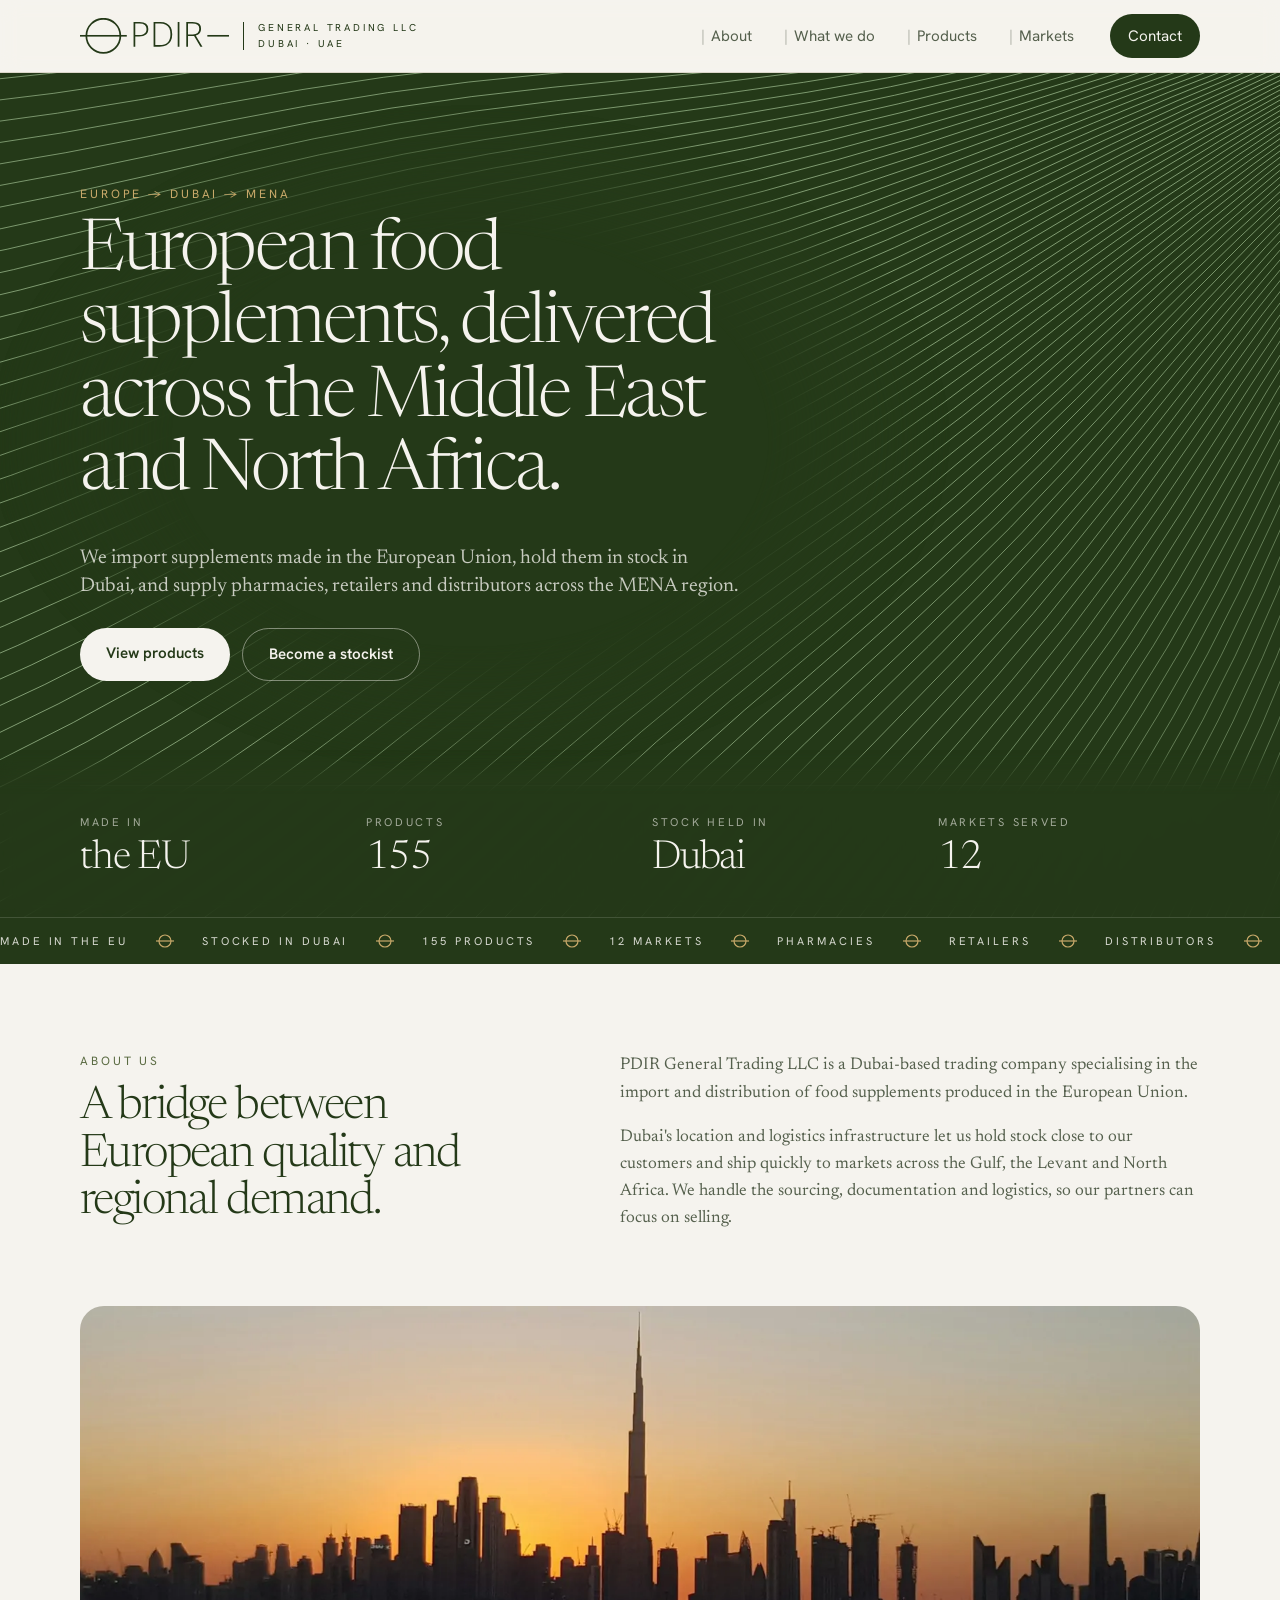
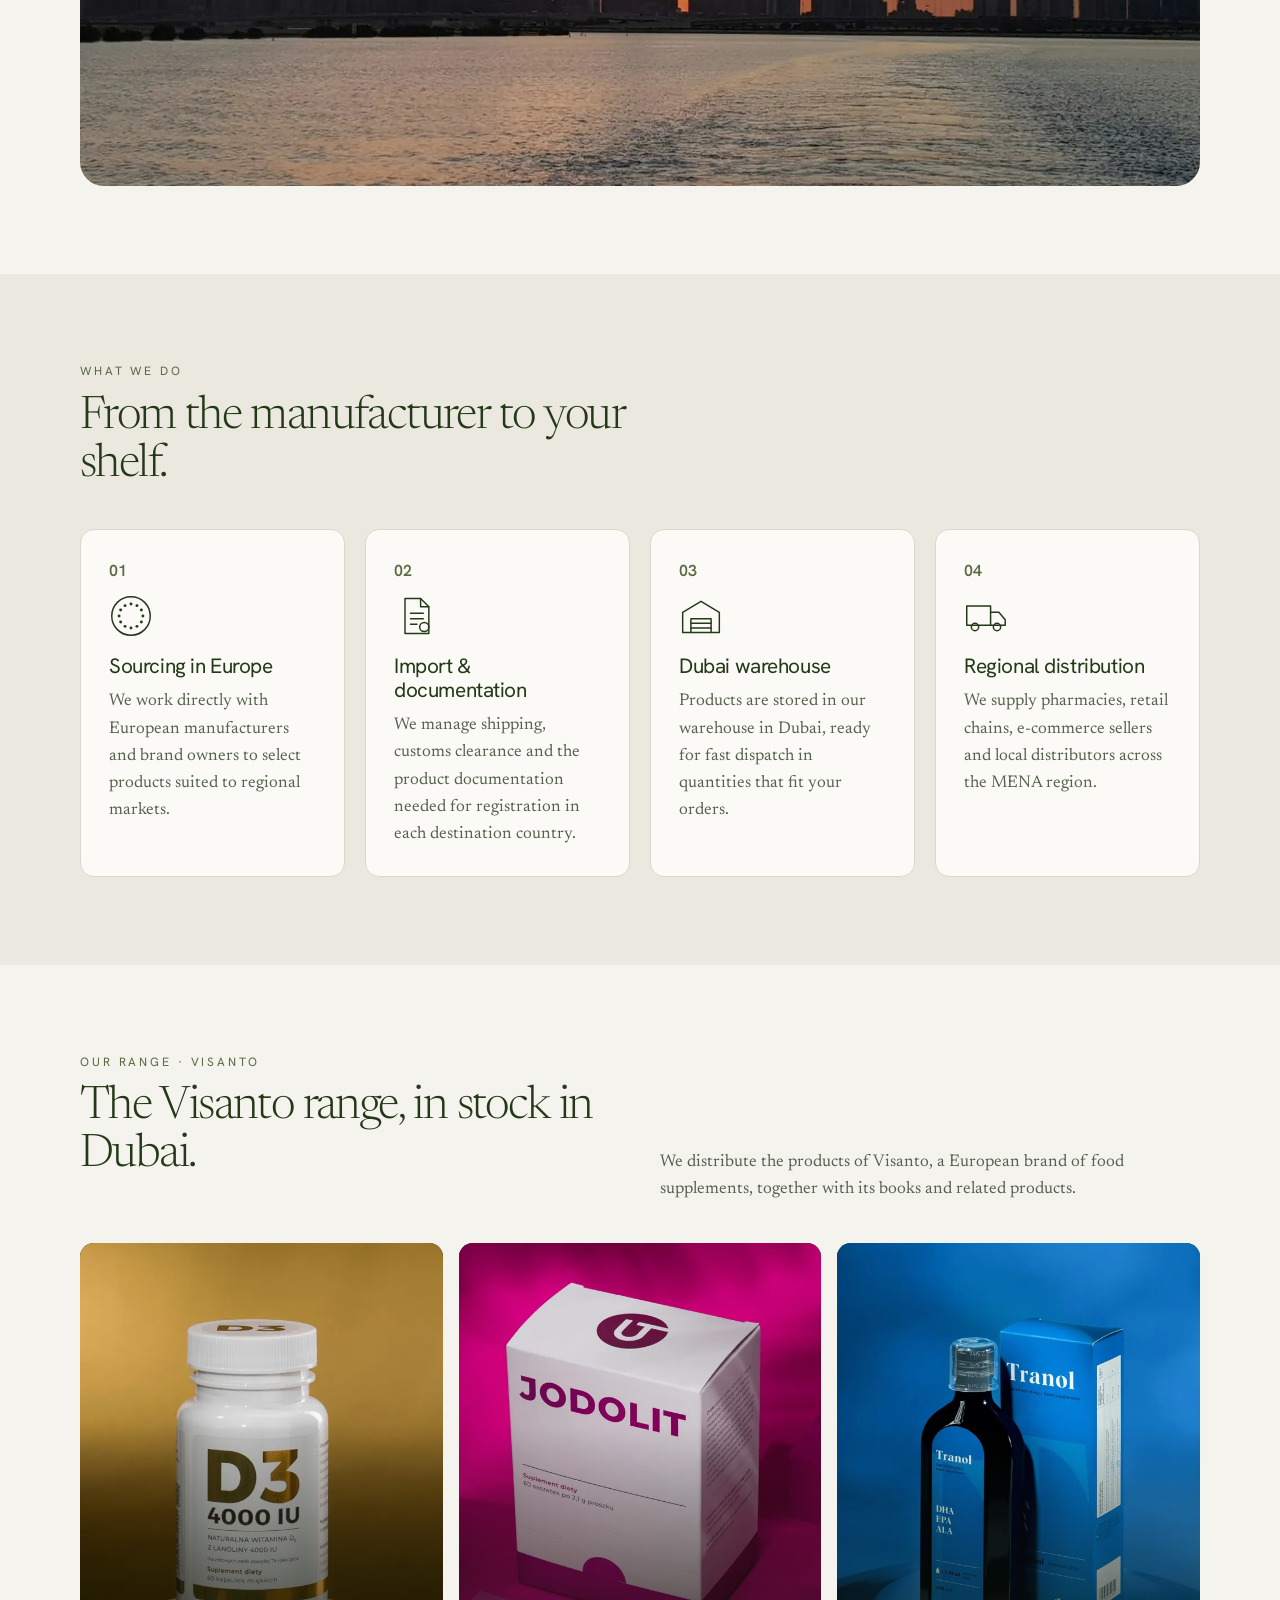
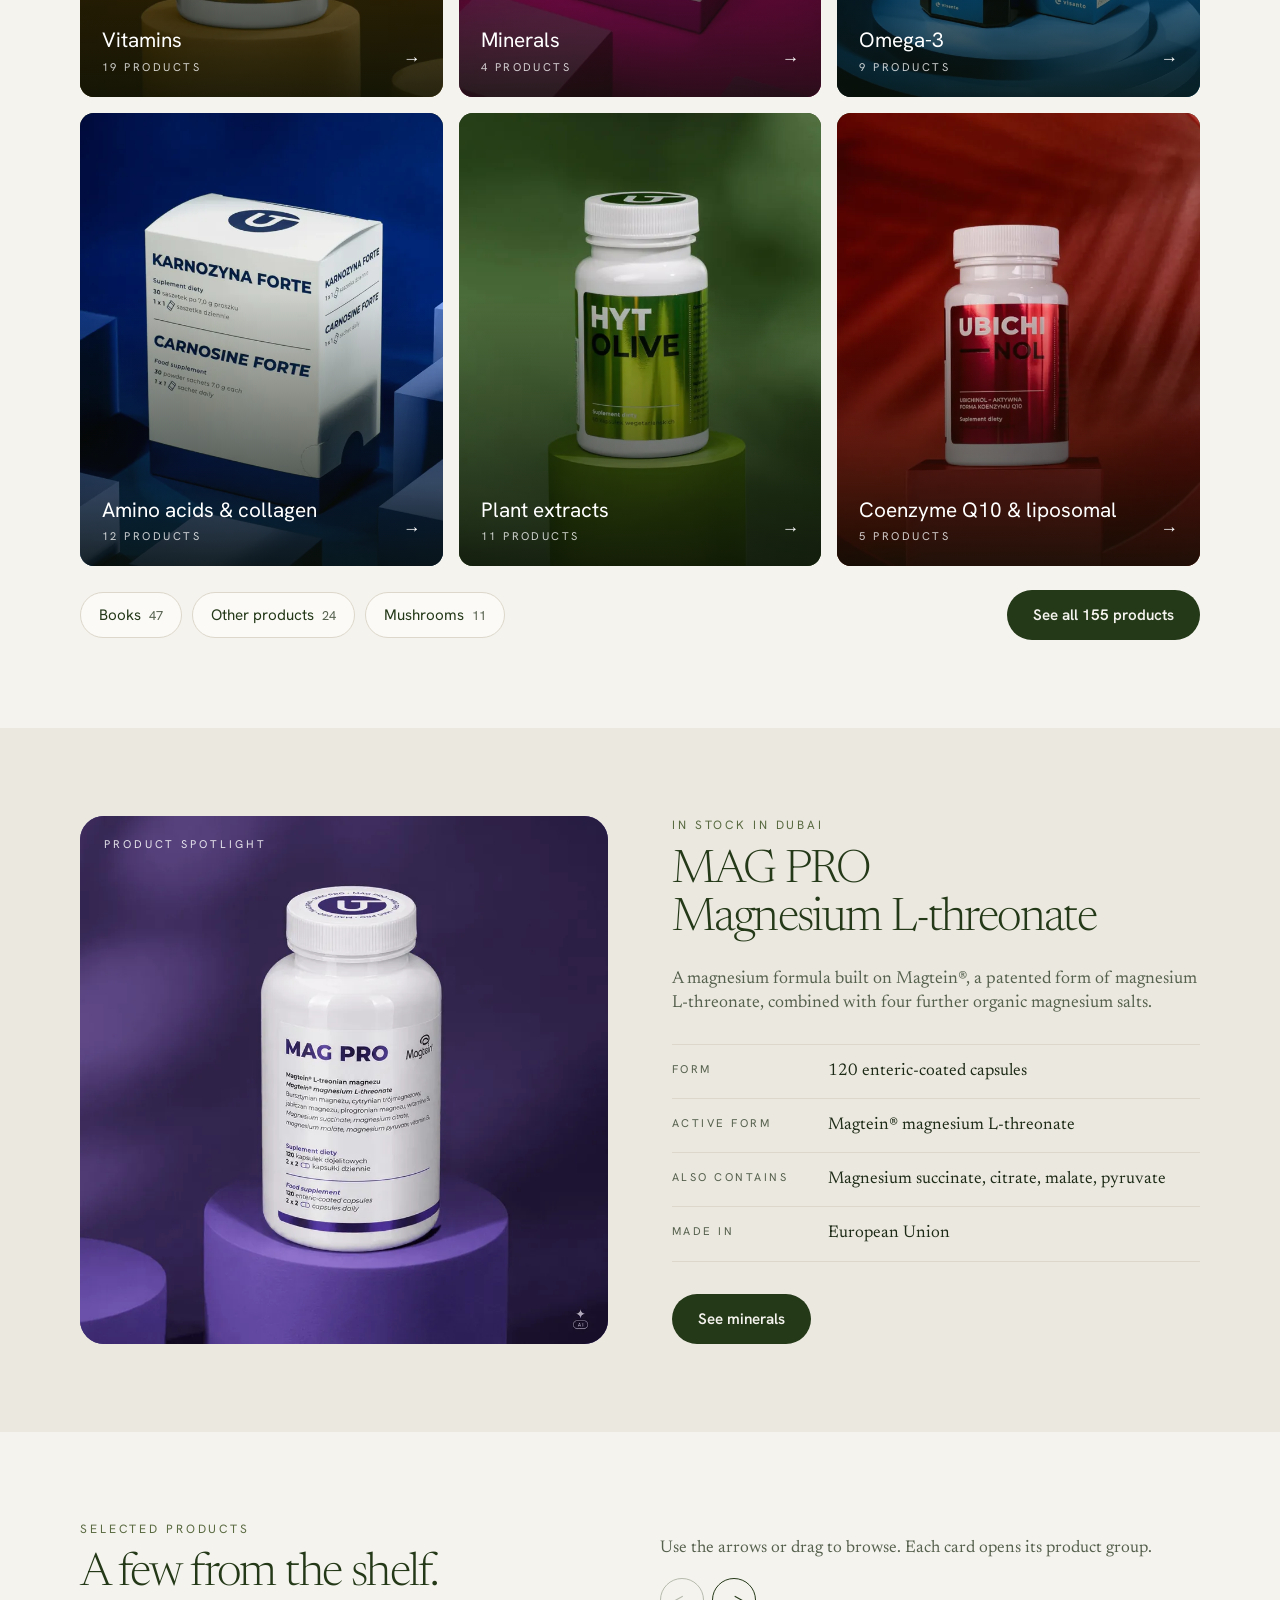
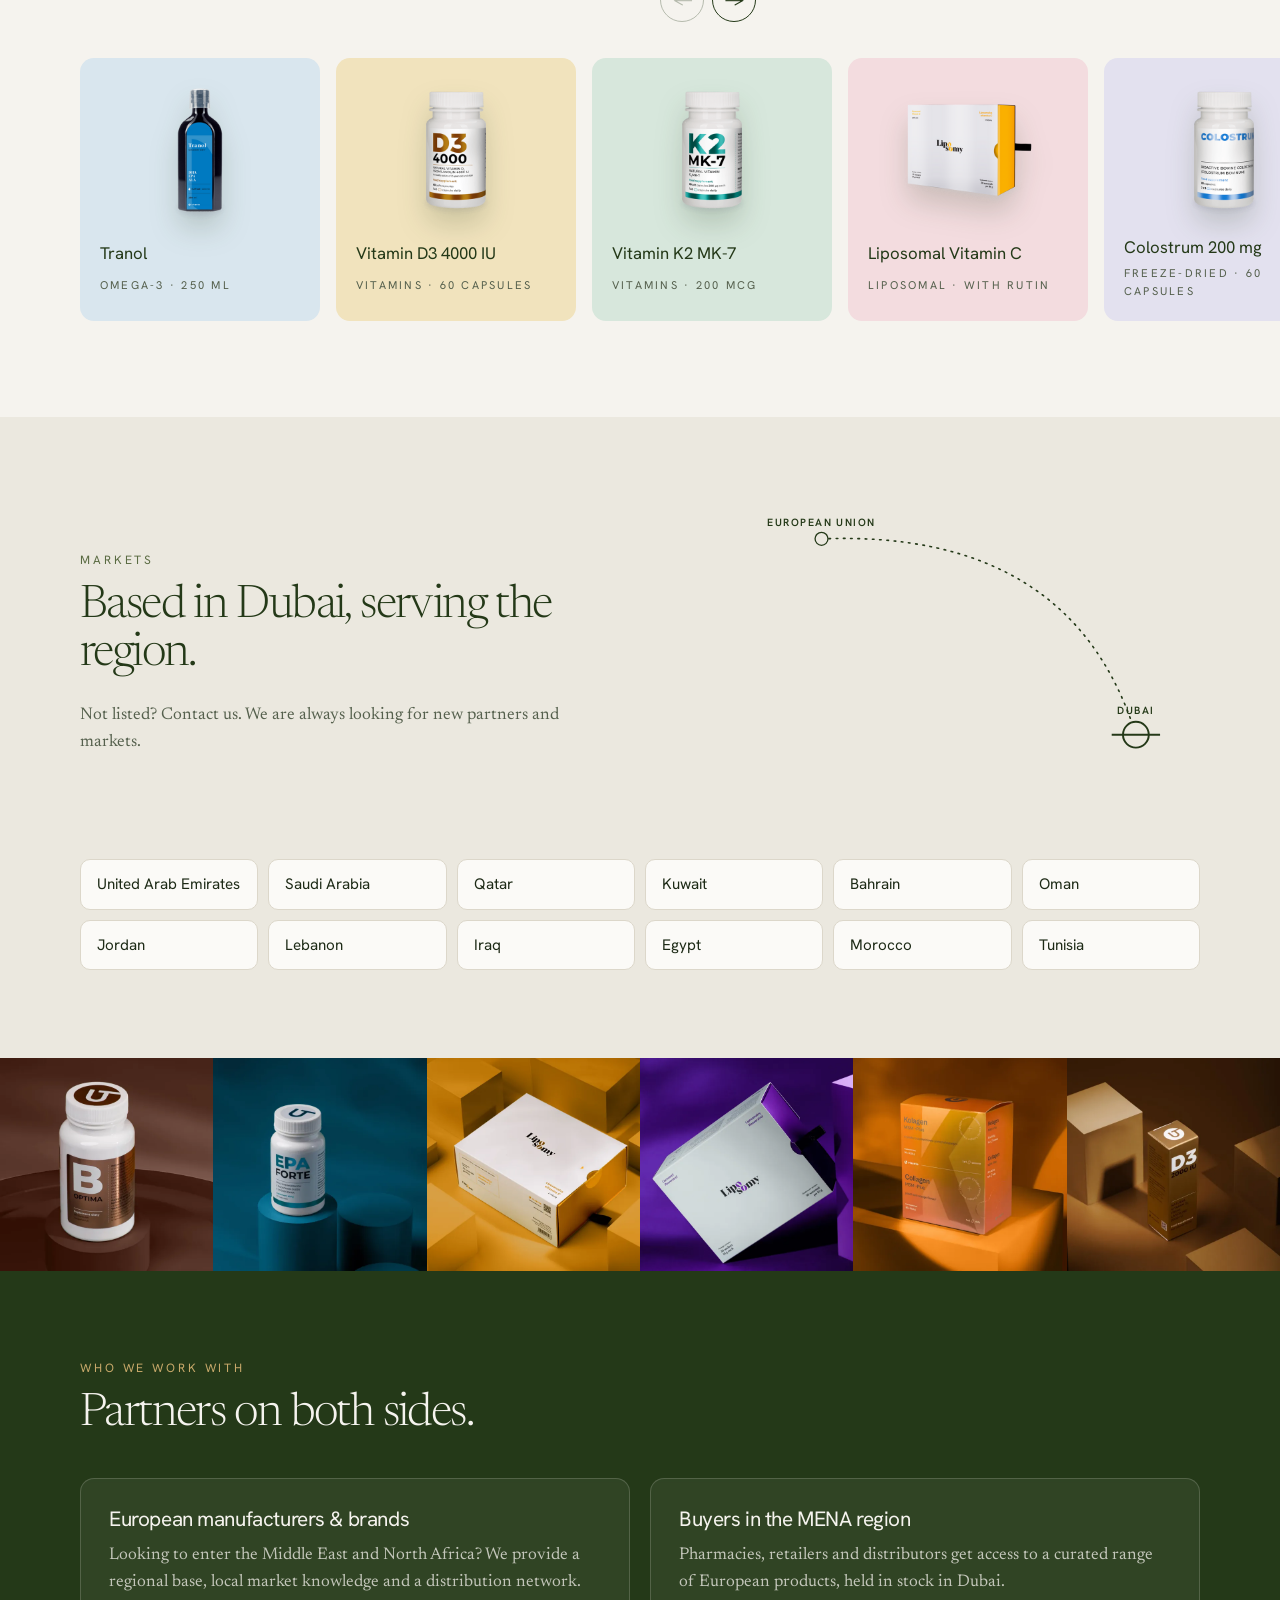
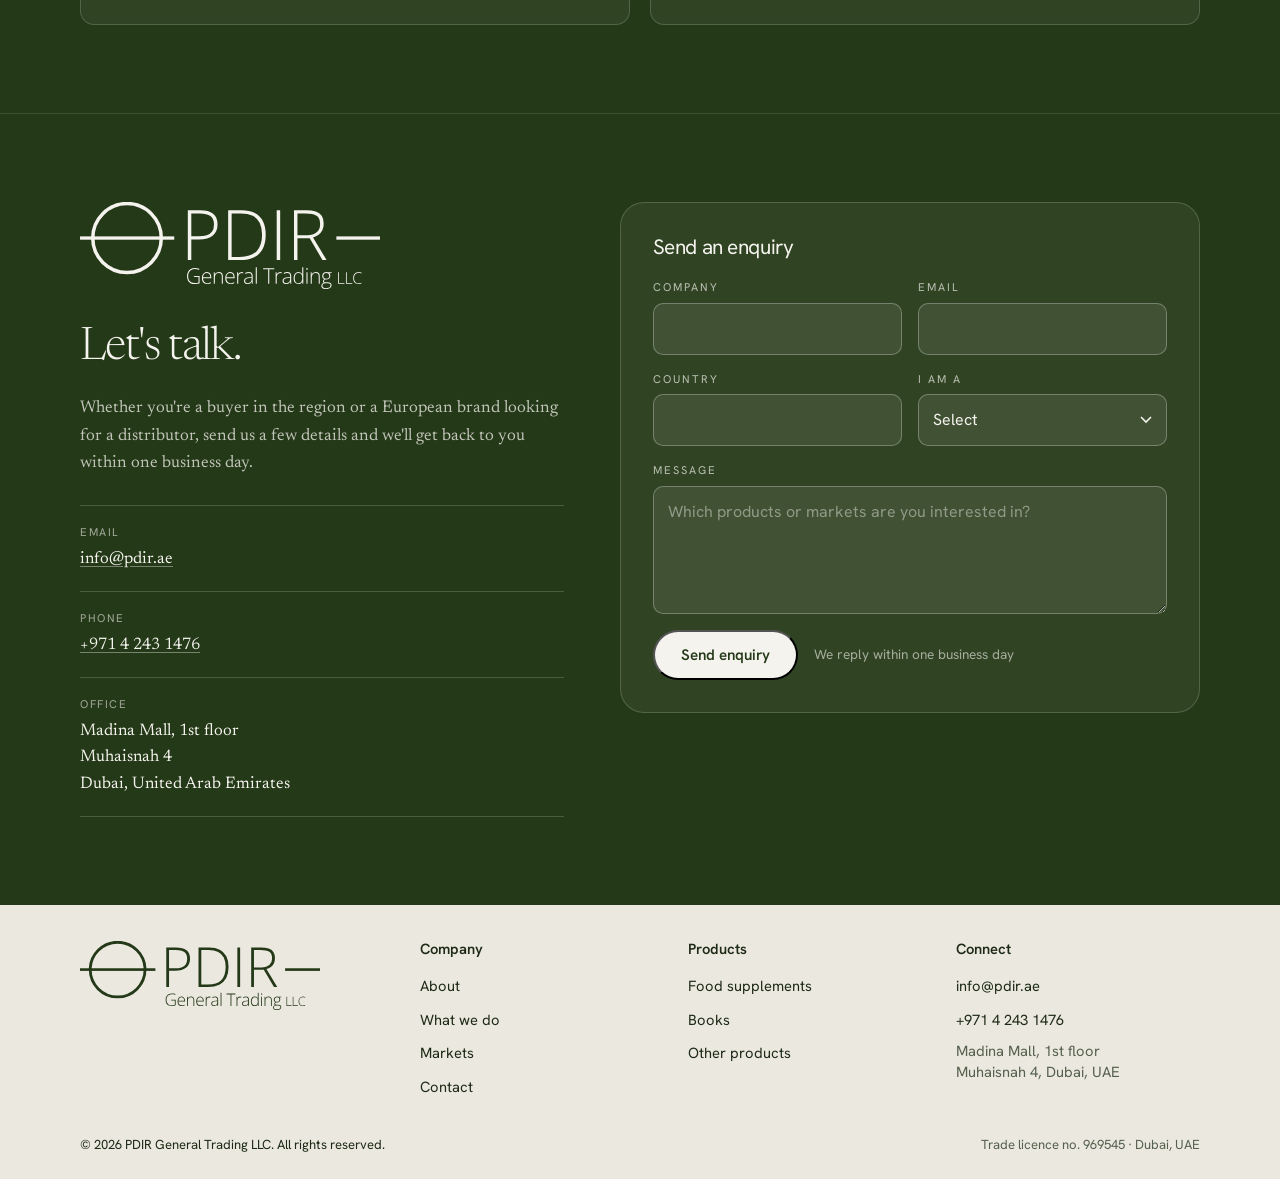
<file: site/index.html>
<!doctype html>
<html lang="en">
<head>
  <meta charset="utf-8">
  <meta name="viewport" content="width=device-width, initial-scale=1, viewport-fit=cover">
  <title>PDIR General Trading LLC — European Food Supplements for the MENA Region</title>
  <meta name="description" content="PDIR General Trading LLC is a Dubai-based trading company importing European food supplements and distributing them across the Middle East and North Africa from our Dubai warehouse.">
  <meta name="theme-color" content="#243918">
  <link rel="icon" href="assets/favicon.svg" type="image/svg+xml">
  <link rel="preconnect" href="https://fonts.googleapis.com">
  <link rel="preconnect" href="https://fonts.gstatic.com" crossorigin>
  <link href="https://fonts.googleapis.com/css2?family=Hanken+Grotesk:wght@400;500;600&family=Newsreader:opsz,wght@6..72,300;6..72,400&display=swap" rel="stylesheet">
  <link rel="stylesheet" href="styles.css">
</head>
<body>
  <a class="skip" href="#top">Skip to content</a>
  <!--
    EDIT ME: email, phone and address appear in this file.
    Search for "EDIT" to find every placeholder.
  -->
  <header class="site-header">
    <div class="wrap header-inner">
      <a class="logo" href="#top" aria-label="PDIR General Trading LLC home">
        <img src="assets/pdir-mark.svg" alt="PDIR" width="149" height="36">
        <span class="logo-micro"><span>General Trading LLC</span><span>Dubai &middot; UAE</span></span>
      </a>
      <button class="menu-btn" type="button" aria-expanded="false" aria-controls="site-nav">
        <span class="menu-bars" aria-hidden="true"></span>Menu
      </button>
      <nav class="nav" id="site-nav" aria-label="Main">
        <a href="#about">About</a>
        <a href="#services">What we do</a>
        <a href="products.html">Products</a>
        <a href="#markets">Markets</a>
        <a class="nav-cta" href="#contact">Contact</a>
      </nav>
    </div>
  </header>

  <main id="top">
    <section class="hero">
      <canvas class="hero-art" aria-hidden="true"></canvas>
      <div class="wrap hero-grid">
        <div class="hero-copy">
          <p class="eyebrow">Europe &rarr; Dubai &rarr; MENA</p>
          <h1>European food supplements, delivered across the Middle&nbsp;East and North&nbsp;Africa.</h1>
          <p class="lead">We import supplements made in the European Union, hold them in stock in Dubai, and supply pharmacies, retailers and distributors across the MENA region.</p>
          <div class="hero-actions">
            <a class="btn btn-light" href="products.html">View products</a>
            <a class="btn btn-outline" href="#contact">Become a stockist</a>
          </div>
        </div>
      </div>
      <div class="wrap">
        <dl class="facts">
          <div><dt>Made in</dt><dd>the EU</dd></div>
          <div><dt>Products</dt><dd><span data-count="total">155</span></dd></div>
          <div><dt>Stock held in</dt><dd>Dubai</dd></div>
          <div><dt>Markets served</dt><dd>12</dd></div>
        </dl>
      </div>
    </section>

    <div class="ticker" aria-hidden="true">
      <div class="ticker-track">
        <div class="ticker-row"><span>Made in the EU</span><svg class="tick-mark" viewBox="0 0 24 24" aria-hidden="true"><circle cx="12" cy="12" r="8" fill="none" stroke="currentColor" stroke-width="1.6"/><path d="M0 12h24" stroke="currentColor" stroke-width="1.6"/></svg><span>Stocked in Dubai</span><svg class="tick-mark" viewBox="0 0 24 24" aria-hidden="true"><circle cx="12" cy="12" r="8" fill="none" stroke="currentColor" stroke-width="1.6"/><path d="M0 12h24" stroke="currentColor" stroke-width="1.6"/></svg><span><span data-count="total">155</span> products</span><svg class="tick-mark" viewBox="0 0 24 24" aria-hidden="true"><circle cx="12" cy="12" r="8" fill="none" stroke="currentColor" stroke-width="1.6"/><path d="M0 12h24" stroke="currentColor" stroke-width="1.6"/></svg><span>12 markets</span><svg class="tick-mark" viewBox="0 0 24 24" aria-hidden="true"><circle cx="12" cy="12" r="8" fill="none" stroke="currentColor" stroke-width="1.6"/><path d="M0 12h24" stroke="currentColor" stroke-width="1.6"/></svg><span>Pharmacies</span><svg class="tick-mark" viewBox="0 0 24 24" aria-hidden="true"><circle cx="12" cy="12" r="8" fill="none" stroke="currentColor" stroke-width="1.6"/><path d="M0 12h24" stroke="currentColor" stroke-width="1.6"/></svg><span>Retailers</span><svg class="tick-mark" viewBox="0 0 24 24" aria-hidden="true"><circle cx="12" cy="12" r="8" fill="none" stroke="currentColor" stroke-width="1.6"/><path d="M0 12h24" stroke="currentColor" stroke-width="1.6"/></svg><span>Distributors</span><svg class="tick-mark" viewBox="0 0 24 24" aria-hidden="true"><circle cx="12" cy="12" r="8" fill="none" stroke="currentColor" stroke-width="1.6"/><path d="M0 12h24" stroke="currentColor" stroke-width="1.6"/></svg><span>Full documentation</span><svg class="tick-mark" viewBox="0 0 24 24" aria-hidden="true"><circle cx="12" cy="12" r="8" fill="none" stroke="currentColor" stroke-width="1.6"/><path d="M0 12h24" stroke="currentColor" stroke-width="1.6"/></svg></div>
        <div class="ticker-row"><span>Made in the EU</span><svg class="tick-mark" viewBox="0 0 24 24" aria-hidden="true"><circle cx="12" cy="12" r="8" fill="none" stroke="currentColor" stroke-width="1.6"/><path d="M0 12h24" stroke="currentColor" stroke-width="1.6"/></svg><span>Stocked in Dubai</span><svg class="tick-mark" viewBox="0 0 24 24" aria-hidden="true"><circle cx="12" cy="12" r="8" fill="none" stroke="currentColor" stroke-width="1.6"/><path d="M0 12h24" stroke="currentColor" stroke-width="1.6"/></svg><span><span data-count="total">155</span> products</span><svg class="tick-mark" viewBox="0 0 24 24" aria-hidden="true"><circle cx="12" cy="12" r="8" fill="none" stroke="currentColor" stroke-width="1.6"/><path d="M0 12h24" stroke="currentColor" stroke-width="1.6"/></svg><span>12 markets</span><svg class="tick-mark" viewBox="0 0 24 24" aria-hidden="true"><circle cx="12" cy="12" r="8" fill="none" stroke="currentColor" stroke-width="1.6"/><path d="M0 12h24" stroke="currentColor" stroke-width="1.6"/></svg><span>Pharmacies</span><svg class="tick-mark" viewBox="0 0 24 24" aria-hidden="true"><circle cx="12" cy="12" r="8" fill="none" stroke="currentColor" stroke-width="1.6"/><path d="M0 12h24" stroke="currentColor" stroke-width="1.6"/></svg><span>Retailers</span><svg class="tick-mark" viewBox="0 0 24 24" aria-hidden="true"><circle cx="12" cy="12" r="8" fill="none" stroke="currentColor" stroke-width="1.6"/><path d="M0 12h24" stroke="currentColor" stroke-width="1.6"/></svg><span>Distributors</span><svg class="tick-mark" viewBox="0 0 24 24" aria-hidden="true"><circle cx="12" cy="12" r="8" fill="none" stroke="currentColor" stroke-width="1.6"/><path d="M0 12h24" stroke="currentColor" stroke-width="1.6"/></svg><span>Full documentation</span><svg class="tick-mark" viewBox="0 0 24 24" aria-hidden="true"><circle cx="12" cy="12" r="8" fill="none" stroke="currentColor" stroke-width="1.6"/><path d="M0 12h24" stroke="currentColor" stroke-width="1.6"/></svg></div>
      </div>
    </div>

    <section id="about" class="reveal section">
      <div class="wrap split">
        <div>
          <p class="eyebrow">About us</p>
          <h2>A bridge between European quality and regional demand.</h2>
        </div>
        <div class="prose">
          <p>PDIR General Trading LLC is a Dubai-based trading company specialising in the import and distribution of food supplements produced in the European Union.</p>
          <p>Dubai's location and logistics infrastructure let us hold stock close to our customers and ship quickly to markets across the Gulf, the Levant and North Africa. We handle the sourcing, documentation and logistics, so our partners can focus on selling.</p>
        </div>
      </div>
      <div class="wrap">
        <img class="wide-photo" src="assets/photos/dubai-skyline.webp" alt="Dubai skyline with the Burj Khalifa at sunset, seen across the water" width="1600" height="686" loading="lazy">
      </div>
    </section>

    <section id="services" class="reveal section section-tint">
      <div class="wrap">
        <p class="eyebrow">What we do</p>
        <h2>From the manufacturer to your shelf.</h2>
        <ol class="steps">
          <li class="card reveal">
            <span class="step-num">01</span>
            <span class="step-icon" aria-hidden="true"><svg viewBox="0 0 48 48"><circle cx="24" cy="24" r="21"/><circle class="fill" cx="37.0" cy="24.0" r="1.6"/><circle class="fill" cx="35.3" cy="30.5" r="1.6"/><circle class="fill" cx="30.5" cy="35.3" r="1.6"/><circle class="fill" cx="24.0" cy="37.0" r="1.6"/><circle class="fill" cx="17.5" cy="35.3" r="1.6"/><circle class="fill" cx="12.7" cy="30.5" r="1.6"/><circle class="fill" cx="11.0" cy="24.0" r="1.6"/><circle class="fill" cx="12.7" cy="17.5" r="1.6"/><circle class="fill" cx="17.5" cy="12.7" r="1.6"/><circle class="fill" cx="24.0" cy="11.0" r="1.6"/><circle class="fill" cx="30.5" cy="12.7" r="1.6"/><circle class="fill" cx="35.3" cy="17.5" r="1.6"/></svg></span>
            <h3>Sourcing in Europe</h3>
            <p>We work directly with European manufacturers and brand owners to select products suited to regional markets.</p>
          </li>
          <li class="card reveal">
            <span class="step-num">02</span>
            <span class="step-icon" aria-hidden="true"><svg viewBox="0 0 48 48"><path d="M12 5h17l9 9v29H12z"/><path d="M29 5v9h9"/><path d="M18 21h14M18 27h14M18 33h7"/><circle cx="33" cy="36" r="5"/></svg></span>
            <h3>Import &amp; documentation</h3>
            <p>We manage shipping, customs clearance and the product documentation needed for registration in each destination country.</p>
          </li>
          <li class="card reveal">
            <span class="step-num">03</span>
            <span class="step-icon" aria-hidden="true"><svg viewBox="0 0 48 48"><path d="M4 20 24 8l20 12v22H4z"/><path d="M13 42V27h22v15"/><path d="M13 32h22M13 37h22"/></svg></span>
            <h3>Dubai warehouse</h3>
            <p>Products are stored in our warehouse in Dubai, ready for fast dispatch in quantities that fit your orders.</p>
          </li>
          <li class="card reveal">
            <span class="step-num">04</span>
            <span class="step-icon" aria-hidden="true"><svg viewBox="0 0 48 48"><path d="M3 13h26v21H3z"/><path d="M29 20h9l7 8v6H29"/><circle cx="12" cy="36" r="4"/><circle cx="36" cy="36" r="4"/></svg></span>
            <h3>Regional distribution</h3>
            <p>We supply pharmacies, retail chains, e-commerce sellers and local distributors across the MENA region.</p>
          </li>
        </ol>
      </div>
    </section>

    <section id="brand" class="reveal section">
      <div class="wrap">
        <div class="section-head">
          <div>
            <p class="eyebrow">Our range &middot; Visanto</p>
            <h2>The Visanto range, in stock in Dubai.</h2>
          </div>
          <p class="muted">We distribute the products of Visanto, a European brand of food supplements, together with its books and related products.</p>
        </div>
        <ul class="tiles">
          <li class="reveal"><a class="tile" href="products.html#vitamins">
            <img src="assets/studio/d3.webp" alt="Vitamin D3 4000 IU" width="800" height="800" loading="lazy">
            <span class="tile-text">
              <span class="tile-name">Vitamins</span>
              <span class="tile-count"><span data-count="vitamins">19</span> products</span>
            </span>
          </a></li>
          <li class="reveal"><a class="tile" href="products.html#minerals">
            <img src="assets/studio/jodolit.webp" alt="Jodolit" width="800" height="800" loading="lazy">
            <span class="tile-text">
              <span class="tile-name">Minerals</span>
              <span class="tile-count"><span data-count="minerals">4</span> products</span>
            </span>
          </a></li>
          <li class="reveal"><a class="tile" href="products.html#omega-3-fatty-acids">
            <img src="assets/studio/tranol.webp" alt="Tranol" width="800" height="800" loading="lazy">
            <span class="tile-text">
              <span class="tile-name">Omega-3</span>
              <span class="tile-count"><span data-count="omega-3-fatty-acids">9</span> products</span>
            </span>
          </a></li>
          <li class="reveal"><a class="tile" href="products.html#amino-acids-collagen">
            <img src="assets/studio/carnosine.webp" alt="Carnosine Forte" width="800" height="800" loading="lazy">
            <span class="tile-text">
              <span class="tile-name">Amino acids &amp; collagen</span>
              <span class="tile-count"><span data-count="amino-acids-collagen">12</span> products</span>
            </span>
          </a></li>
          <li class="reveal"><a class="tile" href="products.html#plant-extracts-freeze-dried-products">
            <img src="assets/studio/hytolive.webp" alt="Hytolive" width="800" height="800" loading="lazy">
            <span class="tile-text">
              <span class="tile-name">Plant extracts</span>
              <span class="tile-count"><span data-count="plant-extracts-freeze-dried-products">11</span> products</span>
            </span>
          </a></li>
          <li class="reveal"><a class="tile" href="products.html#liposomal-formulas-coenzyme-q10">
            <img src="assets/studio/ubiquinol.webp" alt="Ubiquinol" width="800" height="800" loading="lazy">
            <span class="tile-text">
              <span class="tile-name">Coenzyme Q10 &amp; liposomal</span>
              <span class="tile-count"><span data-count="liposomal-formulas-coenzyme-q10">5</span> products</span>
            </span>
          </a></li>
        </ul>
        <div class="range-more">
          <a href="products.html#books">Books <span data-count="books">47</span></a>
          <a href="products.html#other">Other products <span data-count="other">24</span></a>
          <a href="products.html#medicinal-mushrooms">Mushrooms <span data-count="medicinal-mushrooms">11</span></a>
          <a class="btn btn-primary" href="products.html">See all <span data-count="total">155</span> products</a>
        </div>
      </div>
    </section>

    <section class="spotlight reveal" aria-labelledby="spot-title">
      <div class="wrap spot-grid">
        <figure class="spot-figure">
          <img src="assets/studio/magpro.webp" alt="MAG PRO, magnesium L-threonate, 120 enteric-coated capsules" width="900" height="900" loading="lazy">
          <figcaption>Product spotlight</figcaption>
        </figure>
        <div class="spot-copy">
          <p class="eyebrow">In stock in Dubai</p>
          <h2 id="spot-title">MAG PRO<br>Magnesium L-threonate</h2>
          <p class="lead">A magnesium formula built on Magtein&reg;, a patented form of magnesium L-threonate, combined with four further organic magnesium salts.</p>
          <dl class="spec">
            <div><dt>Form</dt><dd>120 enteric-coated capsules</dd></div>
            <div><dt>Active form</dt><dd>Magtein&reg; magnesium L-threonate</dd></div>
            <div><dt>Also contains</dt><dd>Magnesium succinate, citrate, malate, pyruvate</dd></div>
            <div><dt>Made in</dt><dd>European Union</dd></div>
          </dl>
          <a class="btn btn-primary" href="products.html#minerals">See minerals</a>
        </div>
      </div>
    </section>

    <section class="featured reveal" aria-labelledby="feat-title">
      <div class="wrap featured-head">
        <div>
          <p class="eyebrow">Selected products</p>
          <h2 id="feat-title">A few from the shelf.</h2>
        </div>
        <div class="rail-side">
          <p class="muted">Use the arrows or drag to browse. Each card opens its product group.</p>
          <div class="rail-nav">
            <button type="button" class="rail-btn" data-rail-prev aria-label="Previous products">&#8592;</button>
            <button type="button" class="rail-btn" data-rail-next aria-label="Next products">&#8594;</button>
          </div>
        </div>
      </div>
      <div class="rail-wrap" tabindex="0" aria-label="Selected products, use left and right arrow keys to scroll">
        <ul class="rail">
          <li class="feat" style="--tile:#d9e6ee"><a class="feat-link" href="products.html#omega-3-fatty-acids" draggable="false">
            <img src="assets/products/tranol-visanto.png" alt="Tranol" width="400" height="400" loading="lazy" draggable="false">
            <span class="feat-name">Tranol</span>
            <span class="feat-meta">Omega-3 · 250 ml</span>
          </a></li>
          <li class="feat" style="--tile:#f1e3bd"><a class="feat-link" href="products.html#vitamins" draggable="false">
            <img src="assets/products/natural-vitamin-d3-from-lanloin-4000-iu-visanto.png" alt="Vitamin D3 4000 IU" width="400" height="400" loading="lazy">
            <span class="feat-name">Vitamin D3 4000 IU</span>
            <span class="feat-meta">Vitamins · 60 capsules</span>
          </a></li>
          <li class="feat" style="--tile:#d7e7dc"><a class="feat-link" href="products.html#vitamins" draggable="false">
            <img src="assets/products/k2-mk7-200mcg-natural-vitamin-visanto.png" alt="Vitamin K2 MK-7" width="400" height="400" loading="lazy">
            <span class="feat-name">Vitamin K2 MK-7</span>
            <span class="feat-meta">Vitamins · 200 mcg</span>
          </a></li>
          <li class="feat" style="--tile:#f3dcdf"><a class="feat-link" href="products.html#liposomal-formulas-coenzyme-q10" draggable="false">
            <img src="assets/products/liposomal-vitamin-c-with-rutin.png" alt="Liposomal Vitamin C" width="400" height="400" loading="lazy">
            <span class="feat-name">Liposomal Vitamin C</span>
            <span class="feat-meta">Liposomal · with rutin</span>
          </a></li>
          <li class="feat" style="--tile:#e3e1ef"><a class="feat-link" href="products.html#plant-extracts-freeze-dried-products" draggable="false">
            <img src="assets/products/colostrum-200mg-60-caps-bioactive-colostrum-bovinum.png" alt="Colostrum 200 mg" width="400" height="400" loading="lazy">
            <span class="feat-name">Colostrum 200 mg</span>
            <span class="feat-meta">Freeze-dried · 60 capsules</span>
          </a></li>
          <li class="feat" style="--tile:#eadccb"><a class="feat-link" href="products.html#medicinal-mushrooms" draggable="false">
            <img src="assets/products/supra1-reishi-150g.png" alt="Supra1 Reishi" width="400" height="400" loading="lazy">
            <span class="feat-name">Supra1 Reishi</span>
            <span class="feat-meta">Mushrooms · 150 g</span>
          </a></li>
          <li class="feat" style="--tile:#ecd9c8"><a class="feat-link" href="products.html#vitamins" draggable="false">
            <img src="assets/products/vitamin-b-complex-b-optima.png" alt="B-Optima" width="400" height="400" loading="lazy">
            <span class="feat-name">B-Optima</span>
            <span class="feat-meta">Vitamin B complex</span>
          </a></li>
          <li class="feat" style="--tile:#f0d6d0"><a class="feat-link" href="products.html#liposomal-formulas-coenzyme-q10" draggable="false">
            <img src="assets/products/ubiquinol-unique-form-of-coenzyme-q10-visanto.png" alt="Ubiquinol 100 mg" width="400" height="400" loading="lazy">
            <span class="feat-name">Ubiquinol 100 mg</span>
            <span class="feat-meta">Coenzyme Q10</span>
          </a></li>
        </ul>
      </div>
    </section>

    <section id="markets" class="reveal section section-tint">
      <div class="wrap">
        <div class="split markets-head">
          <div>
            <p class="eyebrow">Markets</p>
            <h2>Based in Dubai, serving the region.</h2>
            <p class="muted">Not listed? Contact us. We are always looking for new partners and markets.</p>
          </div>
          <svg class="mena-map" viewBox="0 0 720 390" role="img" aria-label="Schematic map: products travel from the European Union to Dubai and on to eleven further markets">
            <g class="map-arcs"><path d="M640 285Q340 156 40 195"/><path d="M640 285Q412 154 185 150"/><path d="M640 285Q482 216 325 235"/><path d="M640 285Q518 176 395 135"/><path d="M640 285Q522 210 405 200"/><path d="M640 285Q562 183 485 125"/><path d="M640 285Q582 224 525 195"/><path d="M640 285Q594 255 548 250"/><path d="M640 285Q609 293 578 318"/><path d="M640 285Q548 267 455 300"/><path d="M640 285Q662 314 684 355"/></g>
            <path class="map-main" d="M250 42Q560 30 640 285"/>
            <g class="map-dots"><circle cx="40" cy="195" r="5"/><circle cx="185" cy="150" r="5"/><circle cx="325" cy="235" r="5"/><circle cx="395" cy="135" r="5"/><circle cx="405" cy="200" r="5"/><circle cx="485" cy="125" r="5"/><circle cx="525" cy="195" r="5"/><circle cx="548" cy="250" r="5"/><circle cx="578" cy="318" r="5"/><circle cx="455" cy="300" r="5"/><circle cx="684" cy="355" r="5"/><circle cx="250" cy="42" r="8"/></g>
            <circle class="map-hub" cx="640" cy="285" r="16"/><path class="map-hub-line" d="M610 285H670"/>
            <g class="map-labels"><text x="50" y="199" text-anchor="start">Morocco</text><text x="185" y="138" text-anchor="middle">Tunisia</text><text x="325" y="257" text-anchor="middle">Egypt</text><text x="395" y="123" text-anchor="middle">Lebanon</text><text x="395" y="204" text-anchor="end">Jordan</text><text x="485" y="113" text-anchor="middle">Iraq</text><text x="525" y="183" text-anchor="middle">Kuwait</text><text x="538" y="254" text-anchor="end">Bahrain</text><text x="578" y="340" text-anchor="middle">Qatar</text><text x="455" y="322" text-anchor="middle">Saudi Arabia</text><text x="674" y="359" text-anchor="end">Oman</text><text class="map-strong" x="250" y="26" text-anchor="middle">European Union</text><text class="map-strong" x="640" y="259" text-anchor="middle">Dubai</text></g>
          </svg>
        </div>
        <ul class="markets" aria-label="Countries we serve"><!-- EDIT: countries -->
          <li>United Arab Emirates</li>
          <li>Saudi Arabia</li>
          <li>Qatar</li>
          <li>Kuwait</li>
          <li>Bahrain</li>
          <li>Oman</li>
          <li>Jordan</li>
          <li>Lebanon</li>
          <li>Iraq</li>
          <li>Egypt</li>
          <li>Morocco</li>
          <li>Tunisia</li>
        </ul>
      </div>
    </section>

    <section class="gallery" aria-label="Visanto product photography">
      <img src="assets/studio/b-optima.webp" alt="B-Optima" width="640" height="640" loading="lazy">
      <img src="assets/studio/epa.webp" alt="EPA Forte" width="640" height="640" loading="lazy">
      <img src="assets/studio/liposomal-c.webp" alt="Liposomal vitamin C" width="640" height="640" loading="lazy">
      <img src="assets/studio/resveratrol.webp" alt="Liposomal resveratrol" width="640" height="640" loading="lazy">
      <img src="assets/studio/collagen.webp" alt="Collagen MSM +PLUS" width="640" height="640" loading="lazy">
      <img src="assets/studio/d3-drops.webp" alt="Vitamin D3 drops" width="640" height="640" loading="lazy">
    </section>

    <section class="reveal section stockist">
      <div class="wrap">
        <p class="eyebrow">Who we work with</p>
        <h2>Partners on both sides.</h2>
        <div class="two-col">
          <div class="card">
            <h3>European manufacturers &amp; brands</h3>
            <p>Looking to enter the Middle East and North Africa? We provide a regional base, local market knowledge and a distribution network.</p>
          </div>
          <div class="card">
            <h3>Buyers in the MENA region</h3>
            <p>Pharmacies, retailers and distributors get access to a curated range of European products, held in stock in Dubai.</p>
          </div>
        </div>
      </div>
    </section>

    <section id="contact" class="section contact">
      <div class="wrap split contact-grid">
        <div>
          <img class="contact-logo" src="assets/pdir-logo-light.svg" alt="" width="300" height="86">
          <h2>Let's talk.</h2>
          <p class="muted">Whether you're a buyer in the region or a European brand looking for a distributor, send us a few details and we'll get back to you within one business day.</p>
          <dl class="contact-list">
            <div>
              <dt>Email</dt>
              <dd><a href="mailto:info@pdir.ae">info@pdir.ae</a></dd><!-- EDIT: email -->
            </div>
            <div>
              <dt>Phone</dt>
              <dd><a href="tel:+97142431476">+971 4 243 1476</a></dd>
            </div>
            <div>
              <dt>Office</dt>
              <dd>
                Madina Mall, 1st floor<br>
                Muhaisnah 4<br>
                Dubai, United Arab Emirates
              </dd>
            </div>
          </dl>
        </div>
        <form class="enquiry" id="enquiry" novalidate action="https://formspree.io/f/mzerrzbd" method="POST" data-endpoint="https://formspree.io/f/mzerrzbd"><!-- Submissions go to Formspree, which forwards them by email -->
          <h3>Send an enquiry</h3>
          <div class="field-row">
            <label>Company<input type="text" name="company" id="f-company" autocomplete="organization" required></label>
            <label>Email<input type="email" name="email" id="f-email" autocomplete="email" required></label>
          </div>
          <div class="field-row">
            <label>Country<input type="text" name="country" id="f-country" autocomplete="country-name" required></label>
            <label>I am a
              <select name="role" id="f-role" required>
                <option value="" disabled selected>Select</option>
                <option>Pharmacy or retailer</option>
                <option>Distributor or wholesaler</option>
                <option>Manufacturer or brand owner</option>
                <option>Other</option>
              </select>
            </label>
          </div>
          <label>Message<textarea name="message" id="f-message" rows="4" placeholder="Which products or markets are you interested in?"></textarea></label>
          <input type="hidden" name="product" id="f-product">
          <input type="hidden" name="_subject" id="f-subject" value="Website enquiry">
          <input type="text" name="_gotcha" class="hp" tabindex="-1" autocomplete="off" aria-hidden="true">
          <p class="form-error" id="f-error" hidden>Please fill in company, email, country and your role.</p>
          <div class="form-actions">
            <button type="submit" class="btn btn-light">Send enquiry</button>
            <span class="form-note" id="f-note">We reply within one business day</span>
          </div>
          <p class="form-ok" id="f-ok" hidden>Thank you. Your enquiry is ready in your email app; press send and we'll reply within one business day.</p>
        </form>
      </div>
    </section>
  </main>

  <footer class="site-footer">
    <div class="wrap c-footer">
      <img class="c-footer-logo" src="assets/pdir-logo.svg" alt="PDIR General Trading LLC" width="300" height="86">
      <nav class="c-footer-cols" aria-label="Footer">
        <div><h3>Company</h3><a href="#about">About</a><a href="#services">What we do</a><a href="#markets">Markets</a><a href="#contact">Contact</a></div>
        <div><h3>Products</h3><a href="products.html#supplements">Food supplements</a><a href="products.html#books">Books</a><a href="products.html#other">Other products</a></div>
        <div><h3>Connect</h3><a href="mailto:info@pdir.ae">info@pdir.ae</a><a href="tel:+97142431476">+971 4 243 1476</a><span>Madina Mall, 1st floor<br>Muhaisnah 4, Dubai, UAE</span></div>
      </nav>
    </div>
    <div class="wrap footer-inner">
      <p>&copy; <span id="year">2026</span> PDIR General Trading LLC. All rights reserved.</p>
      <p class="muted">Trade licence no. 969545 &middot; Dubai, UAE</p>
    </div>
  </footer>

  <script>
    document.getElementById('year').textContent = new Date().getFullYear();

    // Hero line art: thin lines fanning out from a point off-screen, drawn on canvas.
    // They wave gently all the time and the whole fan rotates as the page scrolls.
    (function () {
      var cv = document.querySelector('canvas.hero-art');
      if (!cv || !cv.getContext || !window.requestAnimationFrame) return;
      var still = matchMedia('(prefers-reduced-motion: reduce)').matches;
      var rad = Math.PI / 180, SEG = 28, N = 150, BW = 1440, BH = 700, MAX_ROT = 0.6;
      var ctx = cv.getContext('2d'), W = 0, H = 0, k = 1, ox = 0;
      var rot = 0, rotTarget = 0, wave = 0, visible = true, prev = null;
      function size() {
        var r = cv.getBoundingClientRect(), dpr = Math.min(window.devicePixelRatio || 1, 2);
        W = r.width; H = r.height; cv.width = Math.round(W * dpr); cv.height = Math.round(H * dpr);
        ctx.setTransform(dpr, 0, 0, dpr, 0, 0);
        k = Math.max(W / BW, H / BH); ox = W - BW * k;
        ctx.lineCap = 'round'; ctx.lineJoin = 'round'; ctx.lineWidth = 1;
      }
      function draw() {
        ctx.clearRect(0, 0, W, H);
        for (var i = 0; i < N; i++) {
          var u = i / (N - 1);
          // Origin beyond the top-right corner; the fan is wider than the view so it can rotate.
          var ga = (50 + 170 * u) * rad - rot, gb = (80 + 150 * u) * rad - rot;
          var px = 1580 + 160 * Math.cos(ga), py = -150 + 160 * Math.sin(ga);
          var dx = 1180 + 1650 * Math.cos(gb) - px, dy = -140 + 1650 * Math.sin(gb) - py;
          var len = Math.sqrt(dx * dx + dy * dy) || 1, nx = -dy / len, ny = dx / len;
          ctx.strokeStyle = 'rgba(178,210,163,' + (0.16 + 0.5 * Math.sin(Math.PI * u)).toFixed(3) + ')';
          ctx.beginPath();
          for (var j = 0; j <= SEG; j++) {
            var s = j / SEG;
            // Slight wave across the line, pinned at both ends.
            var off = 9 * Math.sin(Math.PI * s) * Math.sin(s * 2.2 * Math.PI * 2 + u * 5 - wave);
            var x = ox + (px + dx * s + nx * off) * k, y = (py + dy * s + ny * off) * k;
            if (j) ctx.lineTo(x, y); else ctx.moveTo(x, y);
          }
          ctx.stroke();
        }
      }
      function frame(ms) {
        if (prev === null) prev = ms;
        wave += Math.min(ms - prev, 100) / 1000 * 0.35; prev = ms;
        rot += (rotTarget - rot) * 0.08;
        draw();
        if (visible) requestAnimationFrame(frame); else prev = null;
      }
      function onScroll() { rotTarget = Math.min(MAX_ROT, window.pageYOffset * 0.0008); }
      size(); draw();
      window.addEventListener('resize', function () { size(); draw(); });
      if (still) return;
      onScroll(); rot = rotTarget;
      window.addEventListener('scroll', onScroll, { passive: true });
      if ('IntersectionObserver' in window) {
        new IntersectionObserver(function (e) {
          var now = e[0].isIntersecting;
          if (now && !visible) { visible = true; requestAnimationFrame(frame); }
          visible = now;
        }).observe(cv);
      }
      requestAnimationFrame(frame);
    })();

    // Markets map: routes draw out from Dubai as the map scrolls into view,
    // and the dotted Europe route flows with the scroll.
    (function () {
      var map = document.querySelector('.mena-map');
      if (!map || matchMedia('(prefers-reduced-motion: reduce)').matches) return;
      var arcs = [].slice.call(map.querySelectorAll('.map-arcs path'));
      var dots = [].slice.call(map.querySelectorAll('.map-dots circle')).slice(0, arcs.length);
      var labels = [].slice.call(map.querySelectorAll('.map-labels text')).slice(0, arcs.length);
      var main = map.querySelector('.map-main');
      arcs.forEach(function (a) { a.setAttribute('pathLength', '1'); a.style.strokeDasharray = '1'; });
      // Draw order follows the country list; each route finishes before the next starts.
      var ORDER = ['Saudi Arabia', 'Qatar', 'Kuwait', 'Bahrain', 'Oman', 'Jordan', 'Lebanon', 'Iraq', 'Egypt', 'Morocco', 'Tunisia'];
      var slot = arcs.map(function (a, i) { var k = labels[i] ? ORDER.indexOf(labels[i].textContent.trim()) : -1; return k < 0 ? i : k; });
      var ticking = false;
      function update() {
        ticking = false;
        var r = map.getBoundingClientRect(), vh = window.innerHeight;
        // 0 when the map's top is a little inside the screen, 1 after a short further scroll.
        var p = Math.max(0, Math.min(1, (vh * 0.9 - r.top) / (vh * 0.42)));
        arcs.forEach(function (a, i) {
          var q = Math.max(0, Math.min(1, p * arcs.length - slot[i]));
          a.style.strokeDashoffset = (1 - q).toFixed(3);
          var o = Math.max(0, Math.min(1, (q - 0.7) / 0.3)).toFixed(2);
          if (dots[i]) dots[i].style.opacity = o;
          if (labels[i]) labels[i].style.opacity = o;
        });
        if (main) main.style.strokeDashoffset = (-window.pageYOffset * 0.12).toFixed(1);
      }
      window.addEventListener('scroll', function () { if (!ticking) { ticking = true; requestAnimationFrame(update); } }, { passive: true });
      window.addEventListener('resize', update);
      update();
    })();

    // Markets: pointing at a country (in the list or on the map) lights it up in the list
    // and redraws its route on the map.
    (function () {
      var map = document.querySelector('.mena-map'), list = document.querySelector('#markets .markets');
      if (!map || !list) return;
      var still = matchMedia('(prefers-reduced-motion: reduce)').matches;
      var arcs = [].slice.call(map.querySelectorAll('.map-arcs path'));
      var dots = [].slice.call(map.querySelectorAll('.map-dots circle')).slice(0, arcs.length);
      var labels = [].slice.call(map.querySelectorAll('.map-labels text')).slice(0, arcs.length);
      var hub = map.querySelector('.map-hub'), items = {}, index = {}, running = [];
      [].slice.call(list.children).forEach(function (li) { items[li.textContent.trim()] = li; });
      labels.forEach(function (l, i) { index[l.textContent.trim()] = i; });
      function set(name, on) {
        var li = items[name], i = index[name];
        if (li) li.classList.toggle('on', on);
        if (name === 'United Arab Emirates') { if (hub) hub.classList.toggle('hot', on); return; }
        if (i === undefined) return;
        arcs[i].classList.toggle('hot', on); dots[i].classList.toggle('hot', on); labels[i].classList.toggle('hot', on);
        if (still || !arcs[i].animate) return;
        // While pointed at, the route keeps drawing from Dubai out to the country, over and over.
        if (running[i]) { running[i].cancel(); running[i] = null; }
        if (on) {
          if (!arcs[i].hasAttribute('pathLength')) { arcs[i].setAttribute('pathLength', '1'); arcs[i].style.strokeDasharray = '1'; }
          running[i] = arcs[i].animate(
            [{ strokeDashoffset: 1 }, { strokeDashoffset: 0, offset: 0.7 }, { strokeDashoffset: 0 }],
            { duration: 1100, easing: 'ease-out', iterations: Infinity });
        }
      }
      function bind(el, name) {
        el.addEventListener('mouseenter', function () { set(name, true); });
        el.addEventListener('mouseleave', function () { set(name, false); });
        el.addEventListener('focus', function () { set(name, true); });
        el.addEventListener('blur', function () { set(name, false); });
      }
      Object.keys(items).forEach(function (name) { items[name].tabIndex = 0; bind(items[name], name); });
      labels.forEach(function (l, i) { var name = l.textContent.trim(); bind(l, name); bind(dots[i], name); });
    })();

    // Mobile menu
    (function () {
      var btn = document.querySelector('.menu-btn'), header = document.querySelector('.site-header');
      if (!btn) return;
      function set(open) { header.classList.toggle('nav-open', open); btn.setAttribute('aria-expanded', open); btn.lastChild.textContent = open ? 'Close' : 'Menu'; }
      btn.addEventListener('click', function () { set(!header.classList.contains('nav-open')); });
      document.querySelectorAll('#site-nav a').forEach(function (a) { a.addEventListener('click', function () { set(false); }); });
      document.addEventListener('keydown', function (e) { if (e.key === 'Escape') set(false); });
    })();

    // Enquiry form: posts to data-endpoint when one is configured, otherwise opens a pre-filled email.
    (function () {
      var form = document.getElementById('enquiry');
      if (!form) return;
      var product = new URLSearchParams(location.search).get('product');
      if (product) {
        document.getElementById('f-product').value = product;
        document.getElementById('f-message').value = 'Please send me a trade price and availability for: ' + product;
        var inv = document.getElementById('f-role'); inv.value = 'Pharmacy or retailer';
      }
      form.addEventListener('submit', function (e) {
        e.preventDefault();
        var err = document.getElementById('f-error'), ok = document.getElementById('f-ok');
        var required = ['f-company', 'f-email', 'f-country', 'f-role'].map(function (id) { return document.getElementById(id); });
        var bad = required.filter(function (el) { return !el.value || (el.type === 'email' && !el.checkValidity()); });
        required.forEach(function (el) { el.classList.toggle('invalid', bad.indexOf(el) !== -1); });
        err.hidden = bad.length === 0;
        if (bad.length) { bad[0].focus(); return; }
        var data = new FormData(form);
        var endpoint = form.getAttribute('data-endpoint');
        if (endpoint) {
          var btn = form.querySelector('button[type="submit"]');
          document.getElementById('f-subject').value = 'Website enquiry from ' + data.get('company');
          data = new FormData(form);
          btn.disabled = true; btn.textContent = 'Sending…'; ok.hidden = true;
          fetch(endpoint, { method: 'POST', body: data, headers: { Accept: 'application/json' } })
            .then(function (r) { if (!r.ok) throw new Error(); ok.textContent = 'Thank you. We have received your enquiry and will reply within one business day.'; ok.hidden = false; form.reset(); })
            .catch(function () { err.textContent = 'Sending failed. Please email us at info@pdir.ae.'; err.hidden = false; })
            .then(function () { btn.disabled = false; btn.textContent = 'Send enquiry'; });
          return;
        }
        var lines = ['Company: ' + data.get('company'), 'Email: ' + data.get('email'), 'Country: ' + data.get('country'), 'Role: ' + data.get('role')];
        if (data.get('product')) lines.push('Product: ' + data.get('product'));
        lines.push('', data.get('message') || '');
        location.href = 'mailto:info@pdir.ae?subject=' + encodeURIComponent('Enquiry from ' + data.get('company')) + '&body=' + encodeURIComponent(lines.join('\n'));
        ok.hidden = false;
      });
    })();

    // Featured rail: arrow buttons, mouse drag, keyboard arrows. Touch keeps native scrolling.
    (function () {
      var rail = document.querySelector('.rail-wrap');
      if (!rail) return;
      var prev = document.querySelector('[data-rail-prev]'), next = document.querySelector('[data-rail-next]');
      var card = rail.querySelector('.feat');
      function step() { return card ? (card.offsetWidth + 16) * 2 : rail.clientWidth * 0.8; }
      function update() {
        var max = rail.scrollWidth - rail.clientWidth - 1;
        prev.disabled = rail.scrollLeft <= 0;
        next.disabled = rail.scrollLeft >= max;
      }
      prev.addEventListener('click', function () { rail.scrollBy({ left: -step(), behavior: 'smooth' }); });
      next.addEventListener('click', function () { rail.scrollBy({ left: step(), behavior: 'smooth' }); });
      rail.addEventListener('scroll', update, { passive: true });
      window.addEventListener('resize', update);
      update();

      rail.addEventListener('keydown', function (e) {
        if (e.key === 'ArrowRight') { rail.scrollBy({ left: step(), behavior: 'smooth' }); e.preventDefault(); }
        if (e.key === 'ArrowLeft') { rail.scrollBy({ left: -step(), behavior: 'smooth' }); e.preventDefault(); }
      });

      // Drag to scroll with the mouse. A drag longer than a few pixels swallows the click so links don't fire.
      var startX = 0, startLeft = 0, dragging = false, moved = false;
      rail.addEventListener('pointerdown', function (e) {
        if (e.pointerType !== 'mouse' || e.button !== 0) return;
        dragging = true; moved = false; startX = e.clientX; startLeft = rail.scrollLeft;
      });
      window.addEventListener('pointermove', function (e) {
        if (!dragging) return;
        var dx = e.clientX - startX;
        if (!moved && Math.abs(dx) > 4) {
          // Only now is it a drag: a plain click must still reach the card's link.
          moved = true;
          rail.classList.add('dragging');
          rail.style.scrollSnapType = 'none';
        }
        if (moved) rail.scrollLeft = startLeft - dx;
      });
      function stop() {
        if (!dragging) return;
        dragging = false;
        rail.classList.remove('dragging');
        rail.style.scrollSnapType = '';
      }
      window.addEventListener('pointerup', stop);
      window.addEventListener('pointercancel', stop);
      rail.addEventListener('click', function (e) { if (moved) { e.preventDefault(); e.stopPropagation(); moved = false; } }, true);
    })();
    // Fade sections in as they scroll into view. Without JS, or with reduced motion, everything is simply visible.
    if ('IntersectionObserver' in window && !matchMedia('(prefers-reduced-motion: reduce)').matches) {
      document.documentElement.classList.add('js-reveal');
      var io = new IntersectionObserver(function (entries) {
        entries.forEach(function (e) { if (e.isIntersecting) { e.target.classList.add('in'); io.unobserve(e.target); } });
      }, { rootMargin: '0px 0px -8% 0px', threshold: 0.08 });
      document.querySelectorAll('.reveal').forEach(function (el) { io.observe(el); });
    }
  </script>
  <!-- Cloudflare Web Analytics --><script type='module' src='https://static.cloudflareinsights.com/beacon.min.js' data-cf-beacon='{"token": "394d17062844445c954195405cfe94b0"}'></script><!-- End Cloudflare Web Analytics -->
</body>
</html>
</file>
<file: site/styles.css>
/* Brand colours from the PDIR logo: green #243918 on off-white #F5F3EE. */
:root {
  --ink: #1d2a16;
  --ink-soft: #55604d;
  --bg: #f5f3ee;
  --surface: #fbfaf7;
  --tint: #ebe8df;
  --line: #dcd7ca;
  --brand: #243918;
  --brand-hover: #34501f;
  --brand-ink: #f5f3ee;
  --accent: #5a6b42;
  --label: 0.7rem; /* one size for all small tracked labels (11.2px; rem follows the 16px root) */
  --radius: 14px;
  --wrap: 1160px;
  --font: "Open Sans", system-ui, -apple-system, "Segoe UI", Roboto, sans-serif;
}

*, *::before, *::after { box-sizing: border-box; }

html { scroll-behavior: smooth; -webkit-text-size-adjust: 100%; scroll-padding-top: 84px; }
@media (prefers-reduced-motion: reduce) { html { scroll-behavior: auto; } }

body {
  margin: 0;
  font-family: var(--font);
  font-size: 17px;
  line-height: 1.6;
  color: var(--ink);
  background: var(--bg);
  -webkit-font-smoothing: antialiased;
}

a { color: inherit; }
img { max-width: 100%; }

h1, h2, h3, h4 { font-weight: 300; line-height: 1.15; margin: 0 0 0.5em; letter-spacing: -0.01em; color: var(--brand); }
h1 { font-size: clamp(2.2rem, 5vw, 3.6rem); max-width: 18ch; }
h2 { font-size: clamp(1.75rem, 3.2vw, 2.5rem); max-width: 22ch; }
h3 { font-size: 1.3rem; font-weight: 400; }
p { margin: 0 0 1em; }

.wrap { width: 100%; max-width: var(--wrap); margin: 0 auto; padding: 0 20px; }

.eyebrow {
  font-size: 0.75rem;
  font-weight: 400;
  letter-spacing: 0.24em;
  text-transform: uppercase;
  color: var(--accent);
  margin-bottom: 0.75rem;
}
.muted { color: var(--ink-soft); }

/* Header */
.site-header {
  position: sticky;
  top: 0;
  z-index: 10;
  background: color-mix(in srgb, var(--bg) 90%, transparent);
  backdrop-filter: saturate(1.4) blur(10px);
  -webkit-backdrop-filter: saturate(1.4) blur(10px);
  border-bottom: 1px solid var(--line);
}
.header-inner { display: flex; align-items: center; justify-content: space-between; height: 72px; gap: 16px; }
.logo { display: flex; align-items: center; gap: 14px; text-decoration: none; color: var(--brand); }
/* Micro caps, as on the PDIR panel and posters: small, regular weight, widely tracked. */
.logo-micro {
  display: grid;
  gap: 3px;
  padding-left: 14px;
  border-left: 1px solid var(--brand);
  font-size: 0.625rem; /* 10px: the floor for legibility */
  font-weight: 400;
  line-height: 1.25;
  letter-spacing: 0.28em;
  text-transform: uppercase;
  white-space: nowrap;
}
.logo img { display: block; height: 36px; width: auto; }
.nav { display: flex; align-items: center; gap: 24px; font-size: 0.95rem; }
.nav a { display: inline-block; padding: 10px 4px; text-decoration: none; color: var(--ink-soft); transition: color 0.15s ease; }
.nav a:hover, .nav a[aria-current="page"] { color: var(--brand); }
.nav .nav-cta { color: var(--brand-ink); background: var(--brand); padding: 10px 18px; margin-left: 8px; border-radius: 999px; }
.nav .nav-cta:hover { color: var(--brand-ink); background: var(--brand-hover); }

/* Buttons */
.btn {
  display: inline-block;
  padding: 13px 26px;
  border-radius: 999px;
  font-weight: 600;
  font-size: 0.95rem;
  text-decoration: none;
  transition: transform 0.15s ease, background-color 0.15s ease;
}
.btn:active { transform: scale(0.97); }
.btn-primary { background: var(--brand); color: var(--brand-ink); }
.btn-primary:hover { background: var(--brand-hover); }

/* Hero */

.lead { font-size: 1.2rem; color: var(--ink-soft); max-width: 60ch; }
.hero-actions { display: flex; flex-wrap: wrap; gap: 12px; margin-top: 28px; }

/* Sections */
.section { padding: 88px 0; }
.section-tint { background: var(--tint); }
.split { display: grid; grid-template-columns: 1fr 1.2fr; gap: 56px; align-items: start; }
.prose p { color: var(--ink-soft); }

.card {
  background: var(--surface);
  border: 1px solid var(--line);
  border-radius: var(--radius);
  padding: 28px;
}
.card p { color: var(--ink-soft); margin: 0; }

.steps {
  list-style: none; padding: 0; margin: 40px 0 0;
  display: grid; grid-template-columns: repeat(4, 1fr); gap: 20px;
}
.step-num { display: block; font-size: 1rem; font-weight: 600; color: var(--accent); margin-bottom: 18px; }

.two-col { display: grid; grid-template-columns: 1fr 1fr; gap: 20px; margin-top: 40px; }

.markets {
  list-style: none; padding: 0; margin: 0;
  display: grid; grid-template-columns: repeat(3, 1fr); gap: 10px;
}
.markets li {
  padding: 12px 16px;
  background: var(--surface);
  border: 1px solid var(--line);
  border-radius: 10px;
  font-size: 0.95rem;
}

/* Range teaser on the home page */
.range-list { list-style: none; padding: 0; margin: 8px 0 28px; border-top: 1px solid var(--line); }
.range-list li { border-bottom: 1px solid var(--line); }
.range-list a { display: grid; gap: 2px; padding: 16px 28px 16px 0; text-decoration: none; position: relative; }
.range-list a::after { content: "\2192"; position: absolute; right: 4px; top: 50%; transform: translateY(-50%); color: var(--accent); transition: transform 0.15s ease; }
.range-list a:hover::after { transform: translate(4px, -50%); }
.range-list strong { font-weight: 600; color: var(--brand); }
.range-list span { color: var(--ink-soft); font-size: 0.95rem; }

/* Contact */
.contact { background: var(--brand); color: var(--brand-ink); }
.contact h2, .contact h3 { color: var(--brand-ink); }
.contact .muted { color: rgba(245, 243, 238, 0.75); }
.contact .btn-primary { background: var(--brand-ink); color: var(--brand); }
.contact .btn-primary:hover { background: #ffffff; }
.contact-logo { display: block; width: 300px; max-width: 100%; height: auto; margin-bottom: 36px; }
.contact-list { margin: 0; display: grid; }
.contact-list > div { padding: 18px 0; border-top: 1px solid rgba(245, 243, 238, 0.18); }
.contact-list > div:last-child { border-bottom: 1px solid rgba(245, 243, 238, 0.18); }
.contact-list dt { font-size: var(--label); letter-spacing: 0.14em; text-transform: uppercase; color: rgba(245, 243, 238, 0.6); margin-bottom: 4px; }
.contact-list dd { margin: 0; font-size: 1.05rem; }
.contact-list a { text-decoration-color: rgba(245, 243, 238, 0.4); text-underline-offset: 3px; }

/* Footer */
.site-footer { padding: 28px 0; font-size: 0.9rem; }
.footer-inner { display: flex; flex-wrap: wrap; justify-content: space-between; gap: 8px; }
.site-footer p { margin: 0; }

/* Products page */
.page-hero { padding: 72px 0 40px; }
.chips { display: flex; flex-wrap: wrap; gap: 10px; margin-top: 28px; }
.chip {
  display: inline-flex; align-items: center; gap: 8px;
  padding: 9px 16px;
  border: 1px solid var(--line);
  border-radius: 999px;
  background: var(--surface);
  text-decoration: none;
  font-size: 0.95rem;
  color: var(--brand);
  transition: background-color 0.15s ease;
}
.chip:hover { background: var(--tint); }
.chip span, .group-title span { font-size: 0.8rem; color: var(--ink-soft); }

.catalogue-section { padding: 56px 0; border-top: 1px solid var(--line); }
.group-title { margin: 40px 0 18px; font-size: 1.15rem; font-weight: 600; }

.product-grid {
  list-style: none; padding: 0; margin: 0;
  display: grid; grid-template-columns: repeat(auto-fill, minmax(190px, 1fr)); gap: 16px;
}
.product {
  display: flex; flex-direction: column;
  background: var(--surface);
  border: 1px solid var(--line);
  border-radius: var(--radius);
  padding: 14px 14px 16px;
}
.product-img {
  aspect-ratio: 1;
  border-radius: 10px;
  background: #ffffff;
  overflow: hidden;
  margin-bottom: 12px;
}
.product-img img { width: 100%; height: 100%; object-fit: contain; display: block; }
.product-noimg { display: block; width: 100%; height: 100%; background: var(--tint); }
.product { position: relative; transition: transform 0.2s ease, box-shadow 0.2s ease; }
.product:hover { transform: translateY(-2px); box-shadow: 0 16px 28px -20px rgba(36, 57, 24, 0.5); }
.product h4 { font-size: 0.95rem; font-weight: 600; line-height: 1.35; color: var(--ink); margin: 0 0 12px; flex: 1; }
.product-quote { font-size: 0.85rem; font-weight: 600; color: var(--brand); text-decoration: none; }
.product-quote::before { content: ""; position: absolute; inset: 0; border-radius: var(--radius); }
.product-quote::after { content: " \2192"; }
.product:focus-within { outline: 2px solid var(--brand); outline-offset: 2px; }
.product-ext { position: relative; z-index: 1; display: inline-block; margin-top: 2px; padding: 12px 0 2px; font-size: 0.78rem; color: var(--ink-soft); text-underline-offset: 3px; }
.chips-bar { position: sticky; top: 72px; z-index: 9; background: color-mix(in srgb, var(--bg) 92%, transparent); backdrop-filter: blur(8px); -webkit-backdrop-filter: blur(8px); border-top: 1px solid var(--line); border-bottom: 1px solid var(--line); }
.chips-bar .chips { margin: 0 auto; padding-top: 10px; padding-bottom: 10px; flex-wrap: nowrap; overflow-x: auto; scrollbar-width: none; }
.chips-bar .chips::-webkit-scrollbar { display: none; }
.chip { flex: none; min-height: 44px; }

.cta-band { padding: 64px 0; }
.cta-inner { display: flex; flex-wrap: wrap; align-items: center; justify-content: space-between; gap: 24px; }
.cta-inner p { margin: 0; }

/* Responsive */
@media (max-width: 960px) {
  .steps { grid-template-columns: repeat(2, 1fr); }
}
@media (max-width: 760px) {
  body { font-size: 16px; }
  .nav {
    display: none; position: absolute; left: 0; right: 0; top: 100%;
    flex-direction: column; align-items: stretch; gap: 0;
    padding: 8px 20px 20px; background: var(--bg); border-bottom: 1px solid var(--line);
    box-shadow: 0 24px 40px -24px rgba(36, 57, 24, 0.35);
  }
  .nav-open .nav { display: flex; }
  .nav a { padding: 14px 0; font-size: 1.1rem; border-bottom: 1px solid var(--line); }
  .nav .nav-cta { margin: 16px 0 0; text-align: center; padding: 14px; border-bottom: 0; }
  .logo img { height: 30px; }
  .hero { padding: 64px 0 56px; }
  .section { padding: 64px 0; }
  .split, .two-col { grid-template-columns: 1fr; gap: 28px; }
  .markets { grid-template-columns: repeat(2, 1fr); }
  .product-grid { grid-template-columns: repeat(2, 1fr); gap: 12px; }
}
@media (max-width: 480px) {
  .steps { grid-template-columns: 1fr; }
  .logo-micro { display: none; }
}

/* Step icons */
.step-icon { display: block; width: 44px; height: 44px; margin-bottom: 16px; color: var(--brand); }
.step-icon svg { width: 100%; height: 100%; fill: none; stroke: currentColor; stroke-width: 1.6; stroke-linejoin: round; stroke-linecap: round; }
.step-icon .fill { fill: currentColor; stroke: none; }
.steps .step-num { margin-bottom: 10px; }

/* Gold accent, used sparingly on the dark green bands */
:root { --gold: #c8a96a; }

/* Hero: full-width green band with products on an off-white disc (the PDIR circle) */
.hero { background: var(--brand); color: var(--brand-ink); padding: 72px 0 0; overflow: hidden; }
.hero h1 { color: var(--brand-ink); }
.hero .eyebrow { color: var(--gold); }
.hero .lead { color: rgba(245, 243, 238, 0.78); }
.hero-grid { display: grid; grid-template-columns: 1.05fr 1fr; gap: 32px; align-items: center; }
.hero-copy { position: relative; z-index: 2; padding-bottom: 24px; }
.btn-light { background: var(--brand-ink); color: var(--brand); }
.btn-light:hover { background: #ffffff; }
.btn-outline { border: 1px solid rgba(245, 243, 238, 0.45); color: var(--brand-ink); }
.btn-outline:hover { background: rgba(245, 243, 238, 0.08); }

.hero-visual { position: relative; aspect-ratio: 1; width: 100%; max-width: 520px; justify-self: end; }
.hero-disc { position: absolute; inset: 6%; border-radius: 50%; background: var(--bg); }
.hero-line { position: absolute; left: -12%; right: -40%; top: 50%; height: 3px; margin-top: -1.5px; background: var(--brand-ink); opacity: 0.9; }
.hp { position: absolute; height: auto; filter: drop-shadow(0 18px 16px rgba(20, 32, 12, 0.28)); }
.hp-1 { width: 42%; left: 8%;  top: 14%; }
.hp-2 { width: 44%; left: 27%; top: 27%; z-index: 2; }
.hp-3 { width: 40%; left: 53%; top: 22%; z-index: 1; }
.hp-4 { width: 33%; left: 63%; top: 42%; z-index: 3; }
.hp-5 { width: 29%; left: 14%; top: 48%; z-index: 3; }

.facts {
  margin: 48px 0 0; padding: 28px 0 36px;
  display: grid; grid-template-columns: repeat(4, 1fr); gap: 24px;
  border-top: 1px solid rgba(245, 243, 238, 0.2);
}
.facts dt { font-size: var(--label); letter-spacing: 0.24em; text-transform: uppercase; color: rgba(245, 243, 238, 0.6); margin-bottom: 6px; }
.facts dd { margin: 0; font-size: 2rem; font-weight: 300; line-height: 1.1; color: var(--brand-ink); }


/* Range: one colour per category, as on premium supplement packaging */
.section-head { display: grid; grid-template-columns: 1fr 1fr; gap: 40px; align-items: end; margin-bottom: 40px; }
.section-head p.muted { margin: 0; }
.tiles { list-style: none; margin: 0; padding: 0; display: grid; grid-template-columns: repeat(3, 1fr); gap: 16px; }
.tile {
  display: grid; grid-template-rows: auto auto auto; position: relative;
  padding: 20px 22px 22px; border-radius: var(--radius);
  background: var(--tile); text-decoration: none; color: var(--ink);
  overflow: hidden; transition: transform 0.2s ease;
}
.tile:hover { transform: translateY(-3px); }
.tile:active { transform: scale(0.99); }
.tile img { width: 62%; height: auto; aspect-ratio: 1; object-fit: contain; justify-self: center; margin: 0 0 8px; filter: drop-shadow(0 14px 12px rgba(36, 57, 24, 0.18)); transition: transform 0.25s ease; }
.tile:hover img { transform: scale(1.04); }
.tile-name { font-size: 1.2rem; font-weight: 400; color: var(--brand); }
.tile-count { font-size: var(--label); letter-spacing: 0.22em; text-transform: uppercase; color: var(--ink-soft); margin-top: 2px; }
.tile::after { content: "\2192"; position: absolute; right: 22px; bottom: 22px; color: var(--brand); font-size: 1.1rem; }
.range-more { display: flex; flex-wrap: wrap; align-items: center; gap: 10px; margin-top: 24px; }
.range-more a:not(.btn) {
  padding: 10px 18px; border: 1px solid var(--line); border-radius: 999px;
  background: var(--surface); text-decoration: none; color: var(--brand); font-size: 0.95rem;
}
.range-more a:not(.btn):hover { background: var(--tint); }
.range-more a span { font-size: 0.8rem; color: var(--ink-soft); margin-left: 4px; }
.range-more .btn { margin-left: auto; }

/* Partners band: plain green */
.stockist {
  background-color: var(--brand); color: var(--brand-ink);
}
.stockist h2, .stockist h3 { color: var(--brand-ink); }
.stockist .eyebrow { color: var(--gold); }
.stockist .card { background: rgba(245, 243, 238, 0.06); border-color: rgba(245, 243, 238, 0.18); backdrop-filter: blur(2px); }
.stockist .card p { color: rgba(245, 243, 238, 0.75); }
.contact { border-top: 1px solid rgba(245, 243, 238, 0.12); }

@media (prefers-reduced-motion: reduce) {
  .tile, .tile img { transition: none; }
}
@media (max-width: 960px) {
  .tiles { grid-template-columns: repeat(2, 1fr); }
  .facts { grid-template-columns: repeat(2, 1fr); }
}
@media (max-width: 760px) {
  .hero { padding-top: 48px; }
  .hero-grid { grid-template-columns: 1fr; gap: 0; }
  .hero-visual { justify-self: center; max-width: 300px; margin-top: 8px; }
  .hero-line { left: -20%; right: -20%; }
  .facts { margin-top: 24px; }
  .facts dd { font-size: 1.6rem; }
  .section-head { grid-template-columns: 1fr; gap: 12px; }
  .tiles { gap: 12px; }
  .tile { padding: 14px 14px 16px; }
  .tile-name { font-size: 1rem; }
  .tile::after { right: 14px; bottom: 16px; }
  .range-more .btn { margin-left: 0; }
}

/* Editorial typography: larger, tighter headlines */
h1 { font-size: clamp(2.4rem, 5.6vw, 4.4rem); letter-spacing: -0.025em; line-height: 1.05; }
h2 { font-size: clamp(1.9rem, 3.6vw, 2.9rem); letter-spacing: -0.02em; line-height: 1.1; }
.hero .lead { font-size: 1.25rem; }
.hero-copy { padding-block: 16px 32px; }

/* Ticker: key facts scrolling under the hero, separated by the PDIR mark */
.ticker { background: var(--brand); color: var(--gold); border-top: 1px solid rgba(245, 243, 238, 0.14); overflow: hidden; }
.ticker-track { display: flex; width: max-content; animation: ticker 48s linear infinite; }
.ticker-row { display: flex; align-items: center; gap: 28px; padding: 14px 14px 14px 0; white-space: nowrap; }
.ticker-row span { font-size: var(--label); letter-spacing: 0.26em; text-transform: uppercase; color: rgba(245, 243, 238, 0.85); }
.tick-mark { width: 18px; height: 18px; flex: none; color: var(--gold); }
@keyframes ticker { to { transform: translateX(-50%); } }
.ticker:hover .ticker-track { animation-play-state: paused; }

/* Spotlight: one product, large, with its facts, on its category colour */
.spotlight { padding: 88px 0; background: var(--tint); }
.spot-grid { display: grid; grid-template-columns: 1fr 1fr; gap: 64px; align-items: center; }
.spot-figure { margin: 0; position: relative; border-radius: 24px; background: var(--tile); aspect-ratio: 1; display: grid; place-items: center; overflow: hidden; }
.spot-figure::before { content: ""; position: absolute; width: 72%; aspect-ratio: 1; border-radius: 50%; border: 1.5px solid rgba(36, 57, 24, 0.22); }
.spot-figure::after { content: ""; position: absolute; left: 0; right: 0; top: 50%; height: 1.5px; background: rgba(36, 57, 24, 0.22); }
.spot-figure img { position: relative; z-index: 1; width: 58%; height: auto; filter: drop-shadow(0 28px 24px rgba(36, 57, 24, 0.22)); }
.spot-figure figcaption { position: absolute; z-index: 1; left: 24px; top: 20px; font-size: var(--label); letter-spacing: 0.26em; text-transform: uppercase; color: var(--brand); }
.spot-copy .lead { font-size: 1.1rem; }
.spec { margin: 28px 0 32px; border-top: 1px solid var(--line); }
.spec > div { display: grid; grid-template-columns: 140px 1fr; gap: 16px; padding: 13px 0; border-bottom: 1px solid var(--line); }
.spec dt { font-size: var(--label); letter-spacing: 0.22em; text-transform: uppercase; color: var(--ink-soft); padding-top: 3px; }
.spec dd { margin: 0; color: var(--ink); }

/* Featured rail: horizontal scroll, one colour per product */
.featured { padding: 88px 0; overflow: hidden; }
.featured-head { display: grid; grid-template-columns: 1fr 1fr; gap: 40px; align-items: end; margin-bottom: 36px; }
.featured-head p.muted { margin: 0; }
.rail-wrap {
  overflow-x: auto; scroll-snap-type: x proximity; -webkit-overflow-scrolling: touch;
  scrollbar-width: none; padding-bottom: 8px;
  scroll-padding-inline: max(20px, calc((100% - var(--wrap)) / 2 + 20px));
}
.rail-wrap::-webkit-scrollbar { display: none; }
.rail {
  list-style: none; margin: 0; display: flex; gap: 16px;
  padding: 0 max(20px, calc((100% - var(--wrap)) / 2 + 20px));
  width: max-content;
}
.feat {
  scroll-snap-align: start; width: 240px; flex: none;
  display: grid; padding: 22px 20px 20px; border-radius: var(--radius); background: var(--tile);
  transition: transform 0.25s ease;
}
.feat:hover { transform: translateY(-4px); }
.feat img { width: 70%; height: auto; aspect-ratio: 1; object-fit: contain; justify-self: center; margin-bottom: 14px; filter: drop-shadow(0 16px 14px rgba(36, 57, 24, 0.18)); }
.feat-name { font-size: 1.05rem; color: var(--brand); }
.feat-meta { font-size: var(--label); letter-spacing: 0.2em; text-transform: uppercase; color: var(--ink-soft); margin-top: 4px; }

/* Scroll reveal (only when the script enables it) */
.js-reveal .reveal { opacity: 0; transform: translateY(18px); transition: opacity 0.7s ease, transform 0.7s ease; }
.js-reveal .reveal.in { opacity: 1; transform: none; }
.js-reveal .steps .reveal:nth-child(2), .js-reveal .tiles .reveal:nth-child(2), .js-reveal .tiles .reveal:nth-child(5) { transition-delay: 0.1s; }
.js-reveal .steps .reveal:nth-child(3), .js-reveal .tiles .reveal:nth-child(3), .js-reveal .tiles .reveal:nth-child(6) { transition-delay: 0.2s; }
.js-reveal .steps .reveal:nth-child(4) { transition-delay: 0.3s; }

@media (prefers-reduced-motion: reduce) {
  .ticker-track { animation: none; }
  .feat { transition: none; }
}
@media (max-width: 960px) {
  .spot-grid { gap: 40px; }
}
@media (max-width: 760px) {
  .spotlight, .featured { padding: 64px 0; }
  .spot-grid, .featured-head { grid-template-columns: 1fr; gap: 28px; }
  .spot-figure { max-width: 420px; margin: 0 auto; width: 100%; }
  .spec > div { grid-template-columns: 1fr; gap: 2px; }
  .feat { width: 200px; }
}

/* Featured rail controls */
.rail-side { display: grid; gap: 16px; justify-items: start; }
.rail-side p { margin: 0; }
.rail-nav { display: flex; gap: 8px; }
.rail-btn {
  width: 44px; height: 44px; border-radius: 50%;
  border: 1px solid var(--brand); background: transparent; color: var(--brand);
  font: inherit; font-size: 1.1rem; cursor: pointer;
  transition: background-color 0.15s ease, color 0.15s ease, opacity 0.15s ease;
}
.rail-btn:hover:not(:disabled) { background: var(--brand); color: var(--brand-ink); }
.rail-btn:disabled { opacity: 0.3; cursor: default; }
.rail-btn:focus-visible, .rail-wrap:focus-visible { outline: 2px solid var(--brand); outline-offset: 3px; }
.rail-wrap { cursor: grab; user-select: none; -webkit-user-select: none; }
.rail-wrap.dragging { cursor: grabbing; scroll-behavior: auto; }
.rail-wrap.dragging .feat { pointer-events: none; }
.feat-link { display: grid; color: inherit; text-decoration: none; -webkit-user-drag: none; }
.feat-link img { -webkit-user-drag: none; }
@media (max-width: 760px) {
  .rail-side { justify-items: start; }
  .rail-btn { width: 40px; height: 40px; }
}

/* Skip link, visible only when focused */
.skip { position: absolute; left: 20px; top: -60px; z-index: 20; padding: 10px 16px; background: var(--brand); color: var(--brand-ink); border-radius: 0 0 10px 10px; text-decoration: none; }
.skip:focus { top: 0; }

/* Menu button (mobile only) */
.menu-btn {
  display: none; align-items: center; gap: 10px; min-height: 44px; padding: 8px 4px 8px 12px;
  border: 0; background: transparent; color: var(--brand); font: inherit; font-size: 0.95rem; cursor: pointer;
}
.menu-bars { position: relative; width: 20px; height: 2px; background: currentColor; border-radius: 2px; }
.menu-bars::before, .menu-bars::after { content: ""; position: absolute; left: 0; right: 0; height: 2px; background: currentColor; border-radius: 2px; transition: transform 0.2s ease; }
.menu-bars::before { top: -6px; } .menu-bars::after { top: 6px; }
.nav-open .menu-bars { background: transparent; }
.nav-open .menu-bars::before { transform: translateY(6px) rotate(45deg); }
.nav-open .menu-bars::after { transform: translateY(-6px) rotate(-45deg); }
.site-header { position: sticky; }

/* Contact: details left, enquiry form right */
.contact-grid { align-items: start; }
.contact-list { margin-top: 28px; }
.contact-list a { display: inline-block; padding: 8px 0; margin: -8px 0; }
.wa-link { display: inline-flex; align-items: center; gap: 8px; }
.wa-link svg { width: 20px; height: 20px; fill: #c8a96a; }
.enquiry { background: rgba(245, 243, 238, 0.06); border: 1px solid rgba(245, 243, 238, 0.18); border-radius: 24px; padding: 32px; display: grid; gap: 16px; }
.enquiry h3 { color: var(--brand-ink); margin: 0 0 4px; }
.field-row { display: grid; grid-template-columns: 1fr 1fr; gap: 16px; }
.enquiry label { display: grid; gap: 6px; font-size: var(--label); letter-spacing: 0.18em; text-transform: uppercase; color: rgba(245, 243, 238, 0.7); }
.enquiry input, .enquiry select, .enquiry textarea {
  width: 100%; min-height: 48px; padding: 12px 14px; border-radius: 10px;
  border: 1px solid rgba(245, 243, 238, 0.3); background: rgba(245, 243, 238, 0.08); color: var(--brand-ink);
  font: inherit; font-size: 1rem; letter-spacing: 0; text-transform: none;
}
.enquiry select { appearance: none; -webkit-appearance: none; background-image: url("data:image/svg+xml,%3Csvg xmlns='http://www.w3.org/2000/svg' width='12' height='8' viewBox='0 0 12 8'%3E%3Cpath d='M1 1l5 5 5-5' fill='none' stroke='%23f5f3ee' stroke-width='1.6'/%3E%3C/svg%3E"); background-repeat: no-repeat; background-position: right 14px center; }
.enquiry select option { color: var(--ink); background: var(--bg); }
.enquiry textarea { resize: vertical; min-height: 110px; }
.enquiry input::placeholder, .enquiry textarea::placeholder { color: rgba(245, 243, 238, 0.45); }
.enquiry input:focus-visible, .enquiry select:focus-visible, .enquiry textarea:focus-visible { outline: 2px solid var(--gold); outline-offset: 1px; border-color: transparent; }
.enquiry .invalid { border-color: #e4b4a4; }
.form-actions { display: flex; flex-wrap: wrap; align-items: center; gap: 16px; }
.form-note { font-size: 0.85rem; color: rgba(245, 243, 238, 0.6); }
.form-error { margin: 0; color: #f0c6b8; font-size: 0.95rem; }
.form-ok { margin: 0; color: var(--brand-ink); font-size: 0.95rem; padding: 12px 14px; border-radius: 10px; background: rgba(200, 169, 106, 0.18); }

/* Footer navigation */
.footer-nav { display: flex; flex-wrap: wrap; gap: 4px 20px; padding-bottom: 20px; margin-bottom: 20px; border-bottom: 1px solid var(--line); }
.footer-nav a { display: inline-block; padding: 10px 0; text-decoration: none; color: var(--ink-soft); }
.footer-nav a:hover { color: var(--brand); }

@media (max-width: 760px) {
  .field-row { grid-template-columns: 1fr; }
  .enquiry { padding: 24px 20px; border-radius: 18px; }
  .chips-bar { top: 72px; }
}

@media (max-width: 760px) {
  .menu-btn { display: inline-flex; }
  .product-ext { padding: 12px 0 0; }
}

/* ---------- Studio photography ---------- */
/* Hero: one large photo in the PDIR circle, the line running behind it */
.hero-visual { max-width: 560px; }
.hero-photo { position: absolute; inset: 3%; width: 94%; height: 94%; border-radius: 50%; object-fit: cover; z-index: 1; box-shadow: 0 30px 60px -30px rgba(0, 0, 0, 0.6); }
.hero-line { z-index: 0; }

.about-photo { display: block; width: 100%; max-width: 340px; aspect-ratio: 1; object-fit: cover; border-radius: 24px; margin-top: 32px; }

/* Category tiles: photo fills the card, label on a dark fade */
.tile { display: block; padding: 0; aspect-ratio: 4 / 5; background: var(--brand); }
.tile img { position: absolute; inset: 0; width: 100%; height: 100%; aspect-ratio: auto; object-fit: cover; margin: 0; filter: none; transition: transform 0.5s ease; }
.tile:hover img { transform: scale(1.05); }
.tile::before { content: ""; position: absolute; inset: 40% 0 0; z-index: 1; background: linear-gradient(to top, rgba(10, 16, 6, 0.82), rgba(10, 16, 6, 0)); }
.tile-text { position: absolute; z-index: 2; left: 22px; right: 54px; bottom: 20px; display: grid; gap: 2px; }
.tile-name { color: #ffffff; font-size: 1.3rem; }
.tile-count { color: rgba(255, 255, 255, 0.78); margin: 0; }
.tile::after { z-index: 2; color: #ffffff; }

/* Spotlight photo */
.spot-figure { background: #3b2a78; }
.spot-figure::before, .spot-figure::after { content: none; }
.spot-figure img { position: absolute; inset: 0; width: 100%; height: 100%; object-fit: cover; filter: none; }
.spot-figure figcaption { z-index: 2; color: rgba(255, 255, 255, 0.85); }

/* Gallery strip */
.gallery { display: grid; grid-template-columns: repeat(6, 1fr); }
.gallery img { display: block; width: 100%; height: auto; aspect-ratio: 1; object-fit: cover; }

/* Markets map */
.markets-head { align-items: center; margin-bottom: 40px; }
.mena-map { width: 100%; height: auto; overflow: visible; color: var(--brand); }
.map-arcs path { fill: none; stroke: currentColor; stroke-width: 1; opacity: 0.45; }
.map-main { fill: none; stroke: currentColor; stroke-width: 2; stroke-dasharray: 2 7; stroke-linecap: round; }
.map-dots circle { fill: var(--tint); stroke: currentColor; stroke-width: 1.6; }
.map-hub { fill: var(--tint); stroke: currentColor; stroke-width: 2.4; }
.map-hub-line { stroke: currentColor; stroke-width: 2.4; }
.map-labels text { font-size: 12px; letter-spacing: 0.14em; text-transform: uppercase; fill: var(--ink-soft); }
.map-labels .map-strong { font-size: 13px; fill: var(--brand); font-weight: 600; }
#markets .markets { grid-template-columns: repeat(6, 1fr); }

/* Products page banner */
.page-hero-grid { display: grid; grid-template-columns: 1.3fr 1fr; gap: 48px; align-items: center; }
.page-hero-photo { display: block; width: 100%; height: auto; aspect-ratio: 16 / 10; object-fit: cover; object-position: center 40%; border-radius: 24px; }

@media (prefers-reduced-motion: reduce) { .tile img { transition: none; } }
@media (max-width: 960px) {
  #markets .markets { grid-template-columns: repeat(4, 1fr); }
}
@media (max-width: 760px) {
  .hero-visual { max-width: 340px; }
  .about-photo { max-width: none; aspect-ratio: 4 / 3; margin-top: 24px; }
  .tile { padding: 0; }
  .tile-text { left: 14px; right: 14px; bottom: 14px; }
  .tile-name { font-size: 1.05rem; }
  .tile::after { content: none; }
  .gallery { grid-template-columns: repeat(3, 1fr); }
  #markets .markets { grid-template-columns: repeat(2, 1fr); }
  .markets-head { margin-bottom: 24px; }
  .map-labels text { font-size: 13px; }
  .map-labels .map-strong { font-size: 14px; }
  .page-hero-grid { grid-template-columns: 1fr; gap: 24px; }
}

.range-more .btn span { font-size: inherit; color: inherit; margin: 0; }

/* ---------- Stock photography ---------- */
.wide-photo { display: block; width: 100%; height: auto; aspect-ratio: 21 / 9; object-fit: cover; border-radius: 24px; margin-top: 56px; }
@media (max-width: 760px) {
  .wide-photo { aspect-ratio: 16 / 10; border-radius: 18px; margin-top: 32px; }
}

/* Products banner: newest product, refreshed by scripts/build_products.py */
.page-hero-latest { position: relative; display: block; border-radius: 24px; overflow: hidden; background: #ffffff; color: #ffffff; text-decoration: none; }
.page-hero-latest .page-hero-photo { border-radius: 0; transition: transform 0.5s ease; }
.page-hero-latest:hover .page-hero-photo { transform: scale(1.04); }
.latest-label { position: absolute; left: 0; right: 0; bottom: 0; display: grid; gap: 2px; padding: 48px 22px 18px; background: linear-gradient(to top, rgba(10, 16, 6, 0.8), rgba(10, 16, 6, 0)); }
.latest-label span { font-size: var(--label); letter-spacing: 0.22em; text-transform: uppercase; color: rgba(255, 255, 255, 0.8); }
.latest-label strong { font-size: 1.25rem; font-weight: 400; }
@media (prefers-reduced-motion: reduce) { .page-hero-latest .page-hero-photo { transition: none; } }

/* Banner shows the whole square studio image, never zoomed or cropped */
.page-hero-grid { grid-template-columns: 1fr minmax(0, 400px); }
.page-hero-photo { aspect-ratio: 1; object-position: center; }
.page-hero-latest:hover .page-hero-photo { transform: none; }
@media (max-width: 760px) {
  .page-hero-grid { grid-template-columns: 1fr; }
  .page-hero-latest { max-width: 360px; }
}

/* Honeypot field for spam bots: off-screen, never shown to people */
.enquiry .hp { position: absolute; left: -9999px; width: 1px; height: 1px; opacity: 0; }
.enquiry button:disabled { opacity: 0.6; cursor: default; }

/* =====================================================================
   Merged design: original layout, editorial typefaces, line-art hero,
   column footer.
   ===================================================================== */
:root {
  --serif: "Newsreader", "Iowan Old Style", Georgia, serif;
  --sans: "Hanken Grotesk", system-ui, -apple-system, "Segoe UI", sans-serif;
  --font: var(--sans);
}
body { font-family: var(--serif); }
h1, h2 { font-family: var(--serif); font-weight: 300; letter-spacing: -0.035em; line-height: 1.04; }
h3, h4, .nav, .btn, .eyebrow, .logo-micro, .menu-btn, .chip, .tile-name, .tile-count, .feat-name, .feat-meta,
.facts dt, .ticker-row span, .spec dt, .spot-figure figcaption, .contact-list dt, .enquiry label, .enquiry input,
.enquiry select, .enquiry textarea, .form-note, .range-more, .markets, .map-labels text, .group-title, .product h4,
.product-quote, .product-ext, .latest-label, .step-num, .rail-btn, .skip, .site-footer { font-family: var(--sans); }
h3 { letter-spacing: -0.02em; }
.facts dd { font-family: var(--serif); font-weight: 300; font-size: 2.5rem; letter-spacing: -0.03em; }
.lead { line-height: 1.4; }

/* Hero: animated lines instead of the photo disc */
.hero { position: relative; }
.hero-art {
  position: absolute; inset: 0; width: 100%; height: 100%; pointer-events: none;
  -webkit-mask-image: linear-gradient(90deg, rgba(0, 0, 0, 0.3) 0%, rgba(0, 0, 0, 0.3) 28%, #000 68%);
  mask-image: linear-gradient(90deg, rgba(0, 0, 0, 0.3) 0%, rgba(0, 0, 0, 0.3) 28%, #000 68%);
}
.hero > .wrap { position: relative; z-index: 1; }
.hero-grid { grid-template-columns: 1fr; }
.hero-copy { max-width: 760px; padding-block: 40px 56px; }
.hero h1 { max-width: 16ch; }

/* Footer with logo and link columns */
.site-footer { background: var(--tint); padding: 36px 0 24px; }
.c-footer { display: grid; grid-template-columns: 1fr 2.6fr; gap: 40px; padding-bottom: 36px; }
.c-footer-logo { width: 240px; height: auto; display: block; }
.c-footer-cols { display: grid; grid-template-columns: repeat(3, 1fr); gap: 24px; font-size: 0.92rem; }
.c-footer-cols div { display: grid; gap: 10px; align-content: start; justify-items: start; }
.c-footer-cols h3 { font-size: 0.92rem; font-weight: 600; margin: 0 0 6px; letter-spacing: 0; color: var(--ink); }
.c-footer-cols a { color: var(--ink); text-decoration: none; }
.c-footer-cols a:hover { text-decoration: underline; text-underline-offset: 3px; }
.c-footer-cols span { color: var(--ink-soft); line-height: 1.4; }
.footer-inner { font-size: 0.82rem; }

/* Softer tile feedback on the products page: lift instead of a dark frame */
.product:focus-within { outline: none; }
.product:has(a:focus-visible) { outline: 1px solid rgba(31, 42, 24, 0.35); outline-offset: 3px; }

@media (max-width: 760px) {
  .hero-art { -webkit-mask-image: none; mask-image: none; opacity: 0.55; }
  .hero-copy { padding-block: 16px 24px; }
  .facts dd { font-size: 2rem; }
  .c-footer { grid-template-columns: 1fr; gap: 28px; }
  .c-footer-cols { grid-template-columns: 1fr 1fr; }
}

/* Menu: a thin vertical bar before each item, original header colours */
.nav a:not(.nav-cta)::before { content: "|"; margin-right: 6px; opacity: 0.45; font-weight: 400; }
@media (max-width: 760px) { .nav a:not(.nav-cta)::before { content: none; } }

/* Hero text sits on a soft blurred patch of the hero green so the lines never cross the letters sharply */
.hero-art { -webkit-mask-image: none; mask-image: none; }
.hero-copy { z-index: 0; }
.hero-copy::before {
  content: ""; position: absolute; z-index: -1; inset: -40px -110px -36px -90px;
  background: rgba(36, 57, 24, 0.82);
  -webkit-backdrop-filter: blur(8px); backdrop-filter: blur(8px);
  -webkit-mask-image: radial-gradient(closest-side, #000 62%, transparent 100%);
  mask-image: radial-gradient(closest-side, #000 62%, transparent 100%);
}
@media (max-width: 760px) {
  .hero-art { opacity: 0.7; }
  .hero-copy::before { inset: -28px -20px -20px -20px; -webkit-mask-image: radial-gradient(closest-side, #000 78%, transparent 100%); mask-image: radial-gradient(closest-side, #000 78%, transparent 100%); }
}

/* Facts row: a blurred band of the hero green behind it, fading in from the top */
.facts { position: relative; z-index: 0; }
.facts::before {
  content: ""; position: absolute; z-index: -1; left: -100vw; right: -100vw; top: -36px; bottom: 0;
  background: rgba(36, 57, 24, 0.84);
  -webkit-backdrop-filter: blur(8px); backdrop-filter: blur(8px);
  -webkit-mask-image: linear-gradient(to bottom, transparent 0, #000 44px);
  mask-image: linear-gradient(to bottom, transparent 0, #000 44px);
}

/* Markets: linked highlight between the country list and the map */
.markets li { cursor: default; transition: background-color 0.2s ease, color 0.2s ease, border-color 0.2s ease; }
.markets li.on { background: var(--brand); border-color: var(--brand); color: var(--brand-ink); }
.markets li:focus-visible { outline: 2px solid var(--brand); outline-offset: 2px; }
.map-arcs path { transition: opacity 0.2s ease, stroke-width 0.2s ease; }
.map-arcs path.hot { opacity: 1; stroke-width: 2.2; }
.map-dots circle, .map-hub { transition: fill 0.2s ease; }
.map-dots circle.hot, .map-hub.hot { fill: var(--brand); }
.map-labels text { cursor: default; transition: fill 0.2s ease; }
.map-labels text.hot { fill: var(--brand); font-weight: 600; }
</file>
